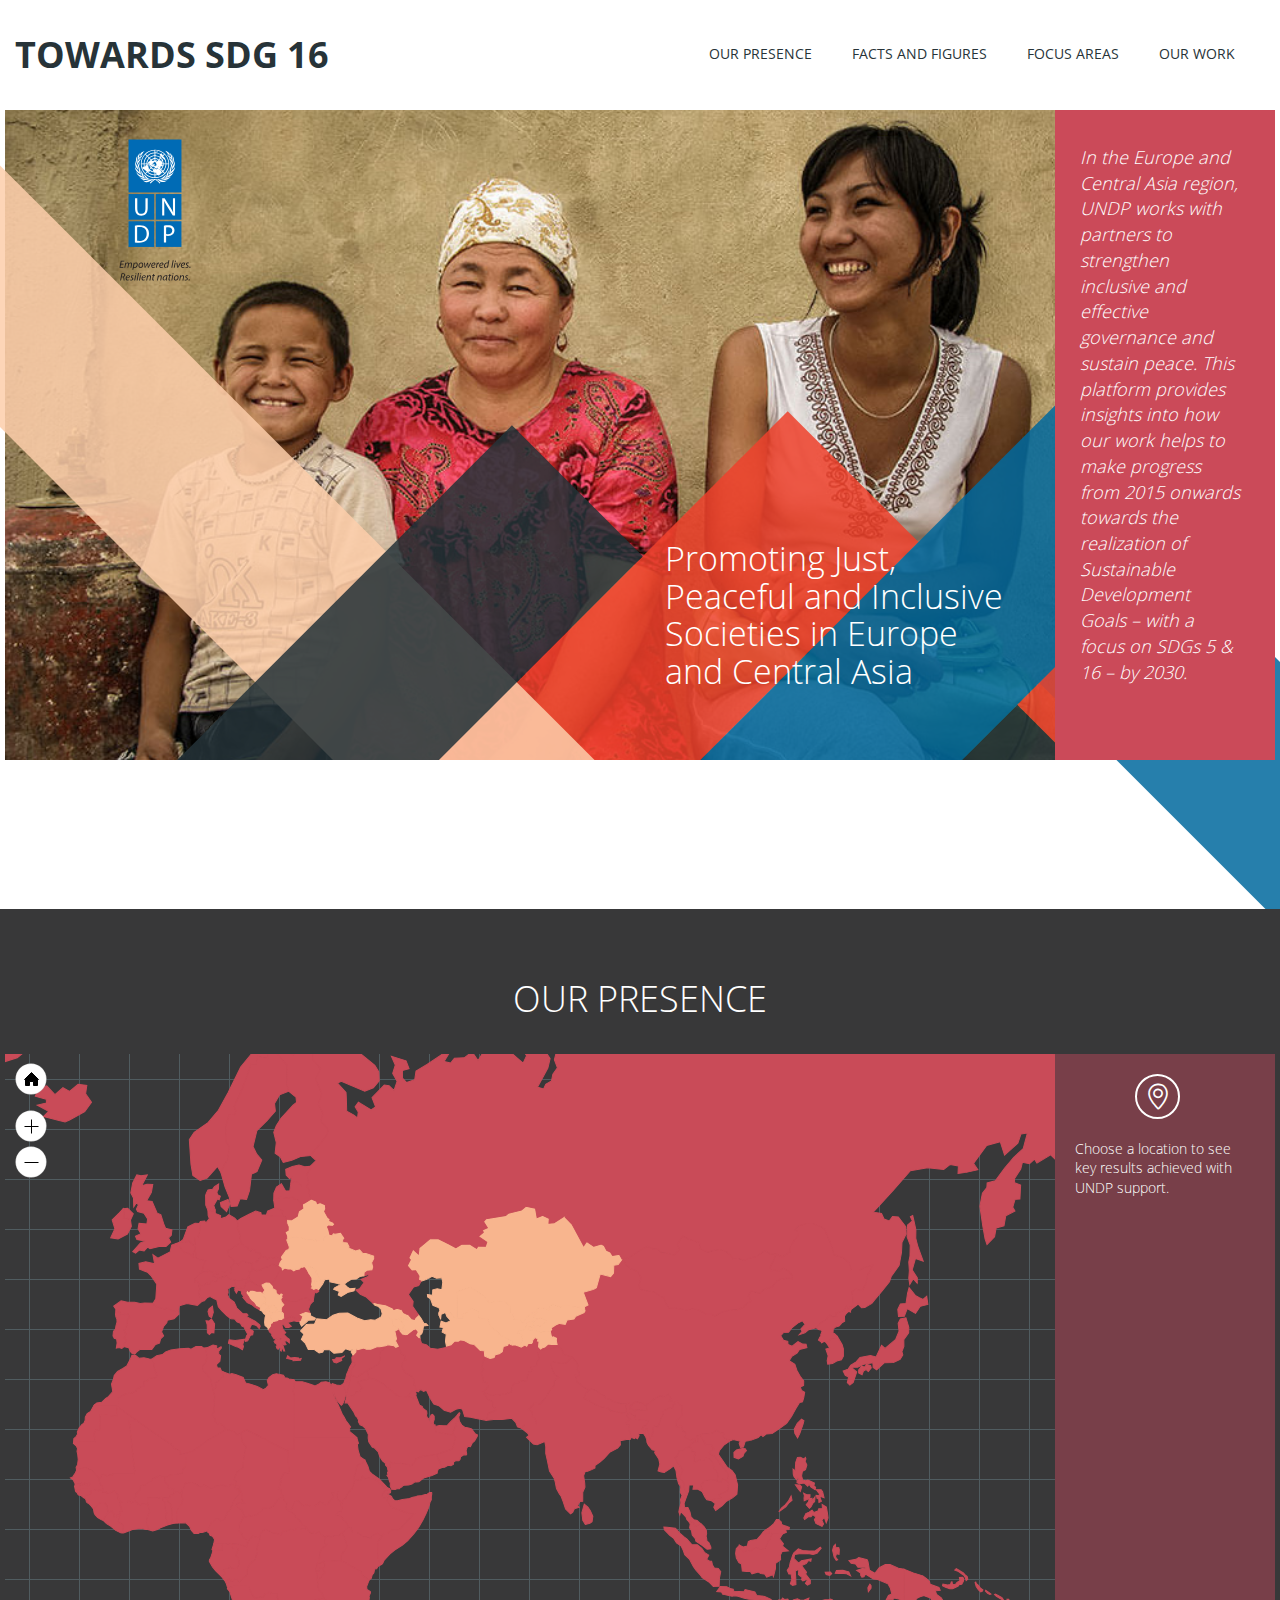
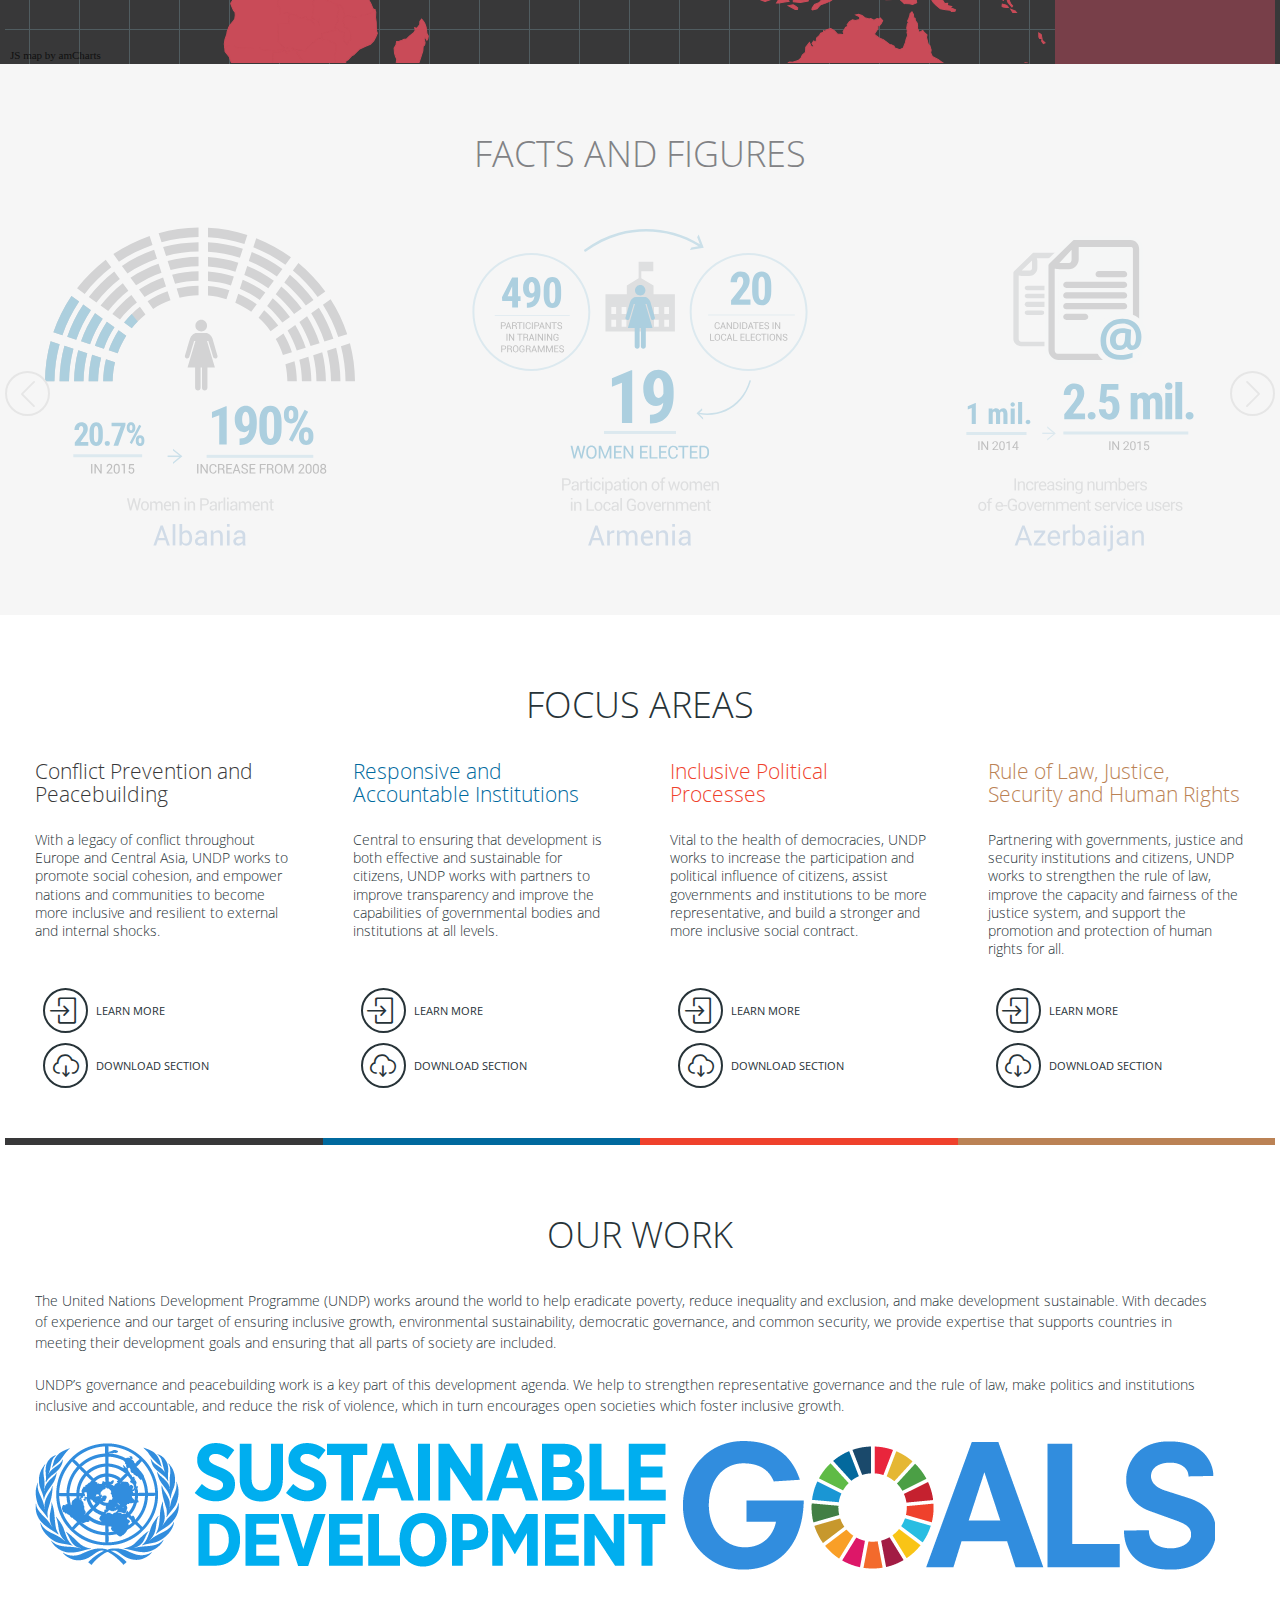
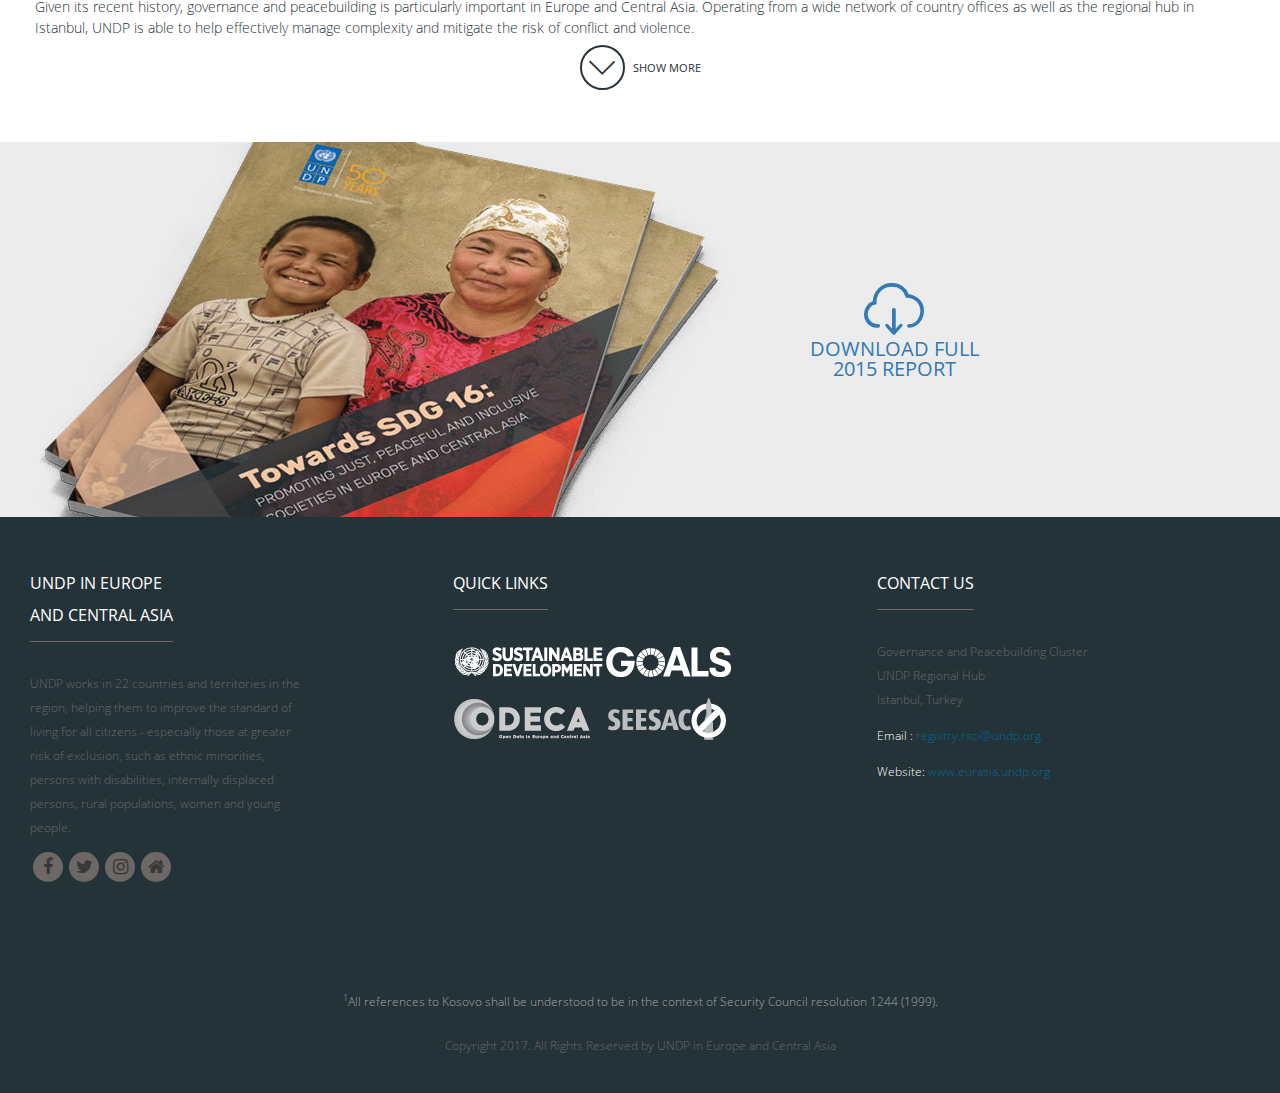
<file: index.html>
﻿<!DOCTYPE html>
<html>
<head>
    <meta charset="utf-8">
    <meta name="viewport" content="width=device-width, initial-scale=1">
    <title>Towards SDG 16 | UNDP</title>
    <link rel="stylesheet" href="Content/bootstrap.min.css" />
    <!-- #region SwiperSlider -->
    <link rel="stylesheet" href="Content/swiper-slider/swiper.min.css">
    <!-- #region Styles -->
    <link href="https://fonts.googleapis.com/css?family=Open+Sans:300,400,700" rel="stylesheet">
    <link rel="stylesheet" href="Content/ammap/ammap.css">
    <!--<link rel="stylesheet" href="Content/font-awesome.min.css">-->
    <link rel="stylesheet" href="Content/font-awesome.min.css" />
    <!--<link rel="stylesheet" href="Content/simple-line-icons.css">-->
    <link rel="stylesheet" href="Content/simple-line-icons.min.css" />
    <!--<link rel="stylesheet" href="Content/normalize.css">-->
    <link rel="stylesheet" href="Content/normalize.min.css" />
    <!-- -->
    <link rel="stylesheet" href="Content/swipebox.min.css">
    <link rel="stylesheet" href="Content/undp-iconfont-style.css">
    <link rel="stylesheet" href="Content/undp-styles.min.css">
    <!-- #endregion Styles -->
</head>
<body ng-app="BasicHttpAuthExample">
    <div ng-view id="mainContainerId" ng-cloak>
    </div>

    <script src="app/allcontentdata.js"></script>
    <script src="Scripts/jquery.min.js"></script>    
    <script src="Scripts/angular.min.js"></script>
    <script src="Scripts/angular-animate.min.js"></script>
    <script src="Scripts/angular-route.min.js"></script>
    <script src="Scripts/angular-cookies.min.js"></script>
    <script src="Scripts/angular-sanitize.min.js"></script>
    <script src="Scripts/angular-touch.min.js"></script>
    <script src="Scripts/bootstrap.min.js"></script>
    <script src="Scripts/ui-bootstrap-tpls-2.5.0.min.js"></script>
    <script src="app/app.js"></script>
    <script src="modules/authentication/services.js"></script>
    <script src="modules/authentication/authentication-controller.js"></script>
    <script src="modules/home/home-controller.js"></script>
    <script src="modules/home/views/modals/gender-peace-modal-controller.js"></script>

    <!-- SCRIPTS -->
    <script src="Scripts/TweenMax.min.js"></script>
    <script src="Scripts/ScrollMagic.min.js"></script>
    <script src="Scripts/plugins/animation.gsap.min.js"></script>
    <script src="Scripts/plugins/jquery.swipebox.min.js"></script>
    <!-- #region AMCharts Maps -->
    <script src="Scripts/ammap/ammap.js"></script>
    <script src="Scripts/ammap/maps/worldLow.js"></script>
    <!-- #endregion AMCharts Maps -->
    <!-- #region SwiperSlider -->
    <script src="Scripts/swiper-slider/swiper.min.js"></script>
</body>
</html>
</file>
<file: Content/ammap/ammap.css>
.ammapAlert
{
    display:table-cell;
    vertical-align:middle;
    text-align:center;
    font-family:verdana,helvetica,arial,sans-serif;
    font-size:12px;
    color:#CC0000;
}

.ammapDescriptionWindow
{
   font-size:11px;
   font-family:verdana,helvetica,arial,sans-serif;
   background-color:#FFFFFF;
   border-style:solid;
   border-color:#DADADA;
   border-width:1px;
   color:#000000;
   padding:8px;
   -webkit-box-sizing: border-box;
   -moz-box-sizing: border-box;
   box-sizing: border-box;
}

.ammapDescriptionTitle
{
   font-size:12px;
   font-weight:bold;
   font-family:verdana,helvetica,arial,sans-serif;
   padding-bottom:5px;
}

.ammapDescriptionWindowCloseButton
{

}

.ammapObjectList ul
{
    padding-left:20px;
    list-style:square outside;
    color:#999999;
    font-family:verdana,helvetica,arial,sans-serif;
    font-size: 12px;
}

.ammapObjectList ul ul
{
    padding-left:14px;
}

.ammapObjectList a
{
    color:#000000;
}

.ammapObjectList a
{
    color:#000000;
    text-decoration:none;
    display:block;
    padding:2px;
}

.ammapObjectList a:hover
{
    color:#CC0000;
    text-decoration:none;
    background:#FFFFFF;
    cursor:pointer;
    display:block;
}

.ammapDescriptionText
{
	overflow: auto;
}


.amChartsPlotArea
{

}
</file>
<file: Content/undp-iconfont-style.css>
@font-face {
  font-family: 'undp-iconfont';
  src:  url('../fonts/undp-iconfont.eot?obx4s8');
  src:  url('../fonts/undp-iconfont.eot?obx4s8#iefix') format('embedded-opentype'),
    url('../fonts/undp-iconfont.ttf?obx4s8') format('truetype'),
    url('../fonts/undp-iconfont.woff?obx4s8') format('woff'),
    url('../fonts/undp-iconfont.svg?obx4s8#undp-iconfont') format('svg');
  font-weight: normal;
  font-style: normal;
}

.xn {
  /* use !important to prevent issues with browser extensions that change fonts */
  font-family: 'undp-iconfont' !important;
  speak: none;
  font-style: normal;
  font-weight: normal;
  font-variant: normal;
  text-transform: none;
  line-height: 1;

  /* Better Font Rendering =========== */
  -webkit-font-smoothing: antialiased;
  -moz-osx-font-smoothing: grayscale;
}

.xn-peace-dove:before {
  content: "\e900";
}
.xn-four-puzzle:before {
  content: "\e901";
}
.xn-community-connection:before {
  content: "\e902";
}
.xn-constructive-dialogue:before {
  content: "\e903";
}
.xn-computer-network:before {
  content: "\e904";
}
.xn-joint-programme:before {
  content: "\e905";
}
.xn-people-dialogue:before {
  content: "\e906";
}
.xn-people-group:before {
  content: "\e907";
}
.xn-document-magnify:before {
  content: "\e908";
}
.xn-piggy-bank:before {
  content: "\e909";
}
.xn-desktop-monitor:before {
  content: "\e90a";
}
.xn-government:before {
  content: "\e90b";
}
.xn-anti-corruption-shield:before {
  content: "\e90c";
}
.xn-handshake:before {
  content: "\e90d";
}
.xn-staff-training:before {
  content: "\e90e";
}
.xn-disability-person:before {
  content: "\e90f";
}
.xn-innovation-bubble:before {
  content: "\e910";
}
.xn-family:before {
  content: "\e911";
}
.xn-action-plan:before {
  content: "\e912";
}
.xn-public-speaker:before {
  content: "\e913";
}
.xn-multi-document-magnify:before {
  content: "\e914";
}
.xn-voting-box:before {
  content: "\e915";
}
.xn-voters-men-women:before {
  content: "\e916";
}
.xn-government-speaker:before {
  content: "\e917";
}
.xn-voters-two-women:before {
  content: "\e918";
}
.xn-person-protesting:before {
  content: "\e919";
}
.xn-women-elected:before {
  content: "\e91a";
}
.xn-women-candidate:before {
  content: "\e91b";
}
.xn-women-speaker:before {
  content: "\e91c";
}
.xn-strategic-plan:before {
  content: "\e91d";
}
.xn-declaration-document:before {
  content: "\e91e";
}
.xn-document-checked:before {
  content: "\e91f";
}
.xn-human-rights-strategy:before {
  content: "\e920";
}
.xn-sos-phone:before {
  content: "\e921";
}
.xn-legal-hammer:before {
  content: "\e922";
}
.xn-legal-scale:before {
  content: "\e923";
}
.xn-legal-aid:before {
  content: "\e924";
}
.xn-two-bullets:before {
  content: "\e925";
}
.xn-no-bullets:before {
  content: "\e926";
}
.xn-men-women:before {
  content: "\e927";
}
.xn-passport:before {
  content: "\e928";
}
.xn-mountains:before {
  content: "\e929";
}
.xn-fiscal-system:before {
  content: "\e92a";
}
.xn-gender-equality:before {
  content: "\e92b";
}
.xn-peace-justice:before {
  content: "\e92c";
}
.xn-quote-up:before {
  content: "\e92d";
}
.xn-quote-down:before {
  content: "\e92e";
}
</file>
<file: Content/swipebox.min.css>
/*! Swipebox v1.3.0 | Constantin Saguin csag.co | MIT License | github.com/brutaldesign/swipebox */html.swipebox-html.swipebox-touch{overflow:hidden!important}#swipebox-overlay img{border:none!important}#swipebox-overlay{width:100%;height:100%;position:fixed;top:0;left:0;z-index:99999!important;overflow:hidden;-webkit-user-select:none;-moz-user-select:none;-ms-user-select:none;user-select:none}#swipebox-container{position:relative;width:100%;height:100%}#swipebox-slider{-webkit-transition:-webkit-transform .4s ease;transition:transform .4s ease;height:100%;left:0;top:0;width:100%;white-space:nowrap;position:absolute;display:none;cursor:pointer}#swipebox-slider .slide{height:100%;width:100%;line-height:1px;text-align:center;display:inline-block}#swipebox-slider .slide:before{content:"";display:inline-block;height:50%;width:1px;margin-right:-1px}#swipebox-slider .slide .swipebox-inline-container,#swipebox-slider .slide .swipebox-video-container,#swipebox-slider .slide img{display:inline-block;max-height:100%;max-width:100%;margin:0;padding:0;width:auto;height:auto;vertical-align:middle}#swipebox-slider .slide .swipebox-video-container{background:0 0;max-width:1140px;max-height:100%;width:100%;padding:5%;-webkit-box-sizing:border-box;box-sizing:border-box}#swipebox-slider .slide .swipebox-video-container .swipebox-video{width:100%;height:0;padding-bottom:56.25%;overflow:hidden;position:relative}#swipebox-slider .slide .swipebox-video-container .swipebox-video iframe{width:100%!important;height:100%!important;position:absolute;top:0;left:0}#swipebox-slider .slide-loading{background:url(swipebox-img/loader.gif) center center no-repeat}#swipebox-bottom-bar,#swipebox-top-bar{-webkit-transition:.5s;transition:.5s;position:absolute;left:0;z-index:999;height:50px;width:100%}#swipebox-bottom-bar{bottom:-50px}#swipebox-bottom-bar.visible-bars{-webkit-transform:translate3d(0,-50px,0);transform:translate3d(0,-50px,0)}#swipebox-top-bar{top:-50px}#swipebox-top-bar.visible-bars{-webkit-transform:translate3d(0,50px,0);transform:translate3d(0,50px,0)}#swipebox-title{display:block;width:100%;text-align:center}#swipebox-close,#swipebox-next,#swipebox-prev{background-image:url(swipebox-img/icons.png);background-repeat:no-repeat;border:none!important;text-decoration:none!important;cursor:pointer;width:50px;height:50px;top:0}#swipebox-arrows{display:block;margin:0 auto;width:100%;height:50px}#swipebox-prev{background-position:-32px 13px;float:left}#swipebox-next{background-position:-78px 13px;float:right}#swipebox-close{top:0;right:0;position:absolute;z-index:9999;background-position:15px 12px}.swipebox-no-close-button #swipebox-close{display:none}#swipebox-next.disabled,#swipebox-prev.disabled{opacity:.3}.swipebox-no-touch #swipebox-overlay.rightSpring #swipebox-slider{-webkit-animation:rightSpring .3s;animation:rightSpring .3s}.swipebox-no-touch #swipebox-overlay.leftSpring #swipebox-slider{-webkit-animation:leftSpring .3s;animation:leftSpring .3s}.swipebox-touch #swipebox-container:after,.swipebox-touch #swipebox-container:before{-webkit-backface-visibility:hidden;backface-visibility:hidden;-webkit-transition:all .3s ease;transition:all .3s ease;content:' ';position:absolute;z-index:999;top:0;height:100%;width:20px;opacity:0}.swipebox-touch #swipebox-container:before{left:0;-webkit-box-shadow:inset 10px 0 10px -8px #656565;box-shadow:inset 10px 0 10px -8px #656565}.swipebox-touch #swipebox-container:after{right:0;-webkit-box-shadow:inset -10px 0 10px -8px #656565;box-shadow:inset -10px 0 10px -8px #656565}.swipebox-touch #swipebox-overlay.leftSpringTouch #swipebox-container:before,.swipebox-touch #swipebox-overlay.rightSpringTouch #swipebox-container:after{opacity:1}@-webkit-keyframes rightSpring{0%{left:0}50%{left:-30px}100%{left:0}}@keyframes rightSpring{0%{left:0}50%{left:-30px}100%{left:0}}@-webkit-keyframes leftSpring{0%{left:0}50%{left:30px}100%{left:0}}@keyframes leftSpring{0%{left:0}50%{left:30px}100%{left:0}}@media screen and (min-width:800px){#swipebox-close{right:10px}#swipebox-arrows{width:92%;max-width:800px}}#swipebox-overlay{background:#0d0d0d}#swipebox-bottom-bar,#swipebox-top-bar{text-shadow:1px 1px 1px #000;background:#000;opacity:.95}#swipebox-top-bar{color:#fff!important;font-size:15px;line-height:43px;font-family:Helvetica,Arial,sans-serif}
</file>
<file: Content/undp-styles.min.css>
﻿@font-face{font-family:'Open-Sans-Light';src:url('../fonts/OpenSans-Light.eot');src:url('../fonts/OpenSans-Light.eot?#iefix') format('embedded-opentype'),url('../fonts/OpenSans-Light.woff') format('woff'),url('../fonts/OpenSans-Light.ttf') format('truetype'),url('../fonts/OpenSans-Light.svg#OpenSansBold') format('svg');font-weight:bold;font-style:normal}@font-face{font-family:'Open-Sans-Regular';src:url('../fonts/OpenSans.eot');src:url('../fonts/OpenSans.eot?#iefix') format('embedded-opentype'),url('../fonts/OpenSans.woff') format('woff'),url('../fonts/OpenSans.ttf') format('truetype'),url('../fonts/OpenSans.svg#OpenSansBold') format('svg');font-weight:bold;font-style:normal}@font-face{font-family:'Open-Sans-Bold';src:url('../fonts/OpenSans-Bold.eot');src:url('../fonts/OpenSans-Bold.eot?#iefix') format('embedded-opentype'),url('../fonts/OpenSans-Bold.woff') format('woff'),url('../fonts/OpenSans-Bold.ttf') format('truetype'),url('../fonts/OpenSans-Bold.svg#OpenSansBold') format('svg');font-weight:bold;font-style:normal}.c-txxt{font-family:'Open Sans',sans-serif;line-height:1.3}.c-11-400{font-size:11px}.c-14-400{font-size:14px}.c-16-400{font-size:16px}.c-16-700{font-size:16px;font-family:'Open-Sans-Bold',sans-serif}.c-18-400{font-size:18px}.c-21-400{font-size:21px}.c-24-400{font-size:24px}.c-26-400{font-size:26px}.c-28-400{font-size:28px}.c-24-700{font-size:24px;font-family:'Open-Sans-Bold',sans-serif}.c-32-400{font-size:32px}.c-34-400{font-size:34px}.c-42-400{font-size:42px}.c-txxt-upper{text-transform:uppercase}.c-white-color{color:#fff}.c-blue-color{color:#00699e}.c-peach-color{color:#bb8255}.c-light-coral-color{color:#f68786}.c-sienna-color{color:#f2605f}.c-blue-background{background-color:#00699e}.c-gray-background{background-color:#f5f5f5}.c-peach-light-background{background-color:#fff}.c-white-smoke-background{background-color:#f6f6f6}.c-zircon-background{background-color:#eceded}.c-forget-me-not-background{background-color:#fef1e1}.c-melon-background{background-color:#fabea7}.c-light-steel-blue-background{background-color:#b7c7df}.c-black-background{background-color:#383839}.c-footer-background{background-color:#243338}.c-download-full-report-background{background-color:#ececec}html,body{width:100%;font-family:'Open-Sans-Light',sans-serif;color:#273338;line-height:1}object{pointer-events:none}h1,h2,h3,h4,h5,h6,p,a{margin:0;padding:0}img{width:100%;height:auto}b,strong{font-family:'Open-Sans-Bold',sans-serif}[ng\:cloak],[ng-cloak],[data-ng-cloak],[x-ng-cloak],.ng-cloak,.x-ng-cloak{display:none !important}.c-table{display:table;width:100%;height:100%}.c-cell{display:table-cell;width:100%;height:100%;vertical-align:top}.c-table-as-button{display:table;width:100%;height:100%}.c-table-as-button .c-cell{display:table-cell;width:100%;height:100%}.c-align-center{text-align:center}.c-align-left{text-align:left}.c-align-right{text-align:right}.c-valign-middle{vertical-align:middle}.c-w-1perc{width:1%}.c-w-50perc{width:50%}.c-w-100{width:100%}.c-max-240{display:block;max-height:240px !important;overflow-y:hidden !important}.c-max-h-300{display:inline-block;max-height:300px !important;overflow-y:hidden !important}.c-max-h-420{display:inline-block;max-height:420px !important;overflow-y:hidden !important}.c-max-h-430{display:inline-block;max-height:430px !important;overflow-y:hidden !important}.c-max-h-440{display:inline-block;max-height:440px !important;overflow-y:hidden !important}.c-max-h-470{display:inline-block;max-height:470px !important;overflow-y:hidden !important}.c-max-h-669{display:inline-block;max-height:669px !important;overflow-y:hidden !important}.c-max-h-700{display:inline-block;max-height:700px !important;overflow-y:hidden !important}.c-max-h-815{display:inline-block;max-height:815px !important;overflow-y:hidden !important}.c-max-h-315-scrl{display:inline-block;max-height:315px !important;overflow-y:auto !important}.c-min-w-500{min-width:500px}.c-min-w-450{min-width:450px}.c-min-w-400{min-width:400px}.c-wide-popup{min-width:360px;word-break:break-all}.c-wide-popup .popover-content{word-break:break-all}.c-p-top-30{padding-top:30px}.c-p-bottom-40{padding-bottom:40px}.c-p-bottom-40-force{padding-bottom:40px !important}.c-p-bottom-50{padding-bottom:50px}.c-p-bottom-90{padding-bottom:90px}.c-p-left-15{padding-left:15px}.c-p-10{padding:10px}.c-clear-ul-padding{padding-left:15px;margin:0}.c-m-top-40{margin-top:40px !important}.c-m-bottom-30{margin-bottom:30px !important}.c-m-clear{margin:0 !important}.c-wide-wrap{text-align:center;display:block;width:100%;line-height:0;box-sizing:content-box;overflow:hidden}.c-wide-wrap.c-black-line-top{border-top:7px solid #383839}.c-wide-wrap.c-blue-line-top{border-top:7px solid #00699e}.c-wide-wrap.c-red-line-top{border-top:7px solid #ef412c}.c-wide-wrap.c-peach-line-top{border-top:7px solid #bb8255}@media only screen and (min-width:1px){.c-wide-wrap.c-show-when-xs{display:block}.c-wide-wrap.c-show-when-lg{display:none}}@media only screen and (min-width:992px){.c-wide-wrap.c-show-when-xs{display:none}.c-wide-wrap.c-show-when-lg{display:block}}.c-wide-wrap.c-has-cover-stripes{overflow:hidden !important}@media only screen and (min-width:1px) and (max-width:575px){.c-wide-wrap.c-has-cover-stripes{padding-top:110px}}@media only screen and (min-width:576px) and (max-width:767px){.c-wide-wrap.c-has-cover-stripes{padding-top:110px}}@media only screen and (min-width:768px) and (max-width:991px){.c-wide-wrap.c-has-cover-stripes{padding-top:110px}}@media only screen and (min-width:992px){.c-wide-wrap.c-has-cover-stripes{padding-top:110px}}.c-container{max-width:1270px;display:inline-block;width:100%;position:relative;line-height:1}.c-hide-this{visibility:hidden}.c-bttn{display:inline-block;margin:0;border:none;box-shadow:none;text-transform:uppercase;text-decoration:none;font-size:11px;white-space:nowrap;background-color:none;background:none;cursor:pointer;font-family:'Open-Sans-Regular',sans-serif}.c-bttn:hover{text-decoration:none}.c-bttn.c-bttn-combo{padding:5px 8px;background-color:none;color:#273338}.c-bttn.c-bttn-combo span{position:relative;top:-7px;margin-left:5px}.c-bttn.c-bttn-combo .c-circle-icon-box{border-color:#273338;color:#273338;text-align:center}.c-bttn.c-bttn-combo:hover{color:#00699e}.c-bttn.c-bttn-combo:hover .c-circle-icon-box{border-color:#00699e;color:#00699e}.c-bttn.c-bttn-combo.c-bttn-blue{background-color:#00699e;color:#fff}.c-bttn.c-bttn-combo.c-bttn-blue .c-circle-icon-box{border-color:#fff}.c-bttn.c-bttn-combo.c-bttn-blue .c-circle-icon-box .c-ico{color:#fff}.c-bttn.c-bttn-combo.c-bttn-blue:hover{color:#783f49}.c-bttn.c-bttn-combo.c-bttn-blue:hover .c-ico{color:#783f49}.c-bttn.c-bttn-combo.c-bttn-blue:hover .c-circle-icon-box{border-color:#783f49}.c-bttn.c-bttn-combo.c-bttn-blue:hover .c-circle-icon-box .c-ico{color:#783f49}.c-bttn.c-bttn-combo.c-bttn-black{background-color:#383839;color:#fff}.c-bttn.c-bttn-combo.c-bttn-black .c-circle-icon-box{border-color:#fff}.c-bttn.c-bttn-combo.c-bttn-black .c-circle-icon-box .c-ico{color:#fff}.c-bttn.c-bttn-combo.c-bttn-black:hover{background-color:#454546;color:#fff}.c-bttn .c-ico{font-size:32px}.c-circle-icon-box{display:inline-block;width:45px;height:45px;border-radius:50%;border:2px solid #fff;color:#fff;text-align:center}.c-circle-icon-box .c-ico{font-size:26px;line-height:42px}.c-circle-icon-box .c-ico.icon-login{position:relative;left:-3px}.c-read-more-feather-button{display:block;position:absolute;bottom:-30px;width:100%;height:80px;color:#fff;text-align:center;vertical-align:middle;cursor:pointer;z-index:999;padding-top:20px;background:-moz-linear-gradient(top,rgba(56,56,57,0) 0%,rgba(56,56,57,0) 10%,#383839 26%,#383839 100%);background:-webkit-linear-gradient(top,rgba(56,56,57,0) 0%,rgba(56,56,57,0) 10%,#383839 26%,#383839 100%);background:linear-gradient(to bottom,rgba(56,56,57,0) 0%,rgba(56,56,57,0) 10%,#383839 26%,#383839 100%);filter:progid:DXImageTransform.Microsoft.gradient(startColorstr='#00383839',endColorstr='#383839',GradientType=0)}.c-read-more-feather-button>span{font-size:12px;display:inline-block;padding:3px 20px;background-color:#00699e;color:#fff;border-radius:2px;position:absolute;top:50%;left:50%;-webkit-transform:translate(-50%,-50%);-ms-transform:translate(-50%,-50%);transform:translate(-50%,-50%)}.c-read-more-feather-button>span .c-ico{position:relative;top:2px}.c-read-more-feather-button:hover>span{background-color:#005885;color:#fff}.c-read-more-feather-button.c-blue-version{background:-moz-linear-gradient(top,rgba(0,105,158,0) 0%,rgba(0,105,158,0) 10%,#00699e 26%,#00699e 100%);background:-webkit-linear-gradient(top,rgba(0,105,158,0) 0%,rgba(0,105,158,0) 10%,#00699e 26%,#00699e 100%);background:linear-gradient(to bottom,rgba(0,105,158,0) 0%,rgba(0,105,158,0) 10%,#00699e 26%,#00699e 100%);filter:progid:DXImageTransform.Microsoft.gradient(startColorstr='#0000699e',endColorstr='#00699e',GradientType=0)}.c-read-more-feather-button.c-blue-version>span{background-color:#00699e}.c-read-more-feather-button.c-blue-version:hover>span{background-color:#005885;color:#fff}.c-read-more-feather-button.c-white-version{bottom:20px;background:-moz-linear-gradient(top,rgba(255,255,255,0) 0%,rgba(255,255,255,0) 30%,#fff 74%,#fff 100%);background:-webkit-linear-gradient(top,rgba(255,255,255,0) 0%,rgba(255,255,255,0) 30%,#fff 74%,#fff 100%);background:linear-gradient(to bottom,rgba(255,255,255,0) 0%,rgba(255,255,255,0) 30%,#fff 74%,#fff 100%);filter:progid:DXImageTransform.Microsoft.gradient(startColorstr='#0000699e',endColorstr='#00699e',GradientType=0)}.c-read-more-feather-button.c-white-version>span{background-color:#00699e}.c-read-more-feather-button.c-white-version:hover>span{background-color:#005885;color:#fff}.c-read-more-feather-button.c-white-version .c-bttn-combo{position:relative !important;color:#273338}.c-read-more-feather-button.c-white-version .c-bttn-combo .c-circle-icon-box{color:#273338;border-color:#273338}.c-read-more-feather-button.c-white-version .c-bttn-combo .c-circle-icon-box .c-ico{color:#273338}.c-read-more-feather-button.c-white-version .c-bttn-combo:hover{color:#00699e}.c-read-more-feather-button.c-white-version .c-bttn-combo:hover .c-circle-icon-box{color:#00699e;border-color:#00699e}.c-read-more-feather-button.c-white-version .c-bttn-combo:hover .c-circle-icon-box .c-ico{color:#00699e}.c-read-more-feather-button .c-bttn-combo{position:relative !important;color:#fff}.c-read-more-feather-button .c-bttn-combo .c-circle-icon-box{color:#fff;border-color:#fff}.c-read-more-feather-button .c-bttn-combo .c-circle-icon-box .c-ico{color:#fff}.c-read-more-feather-button .c-bttn-combo:hover{color:#00699e}.c-read-more-feather-button .c-bttn-combo:hover .c-circle-icon-box{color:#00699e;border-color:#00699e}.c-read-more-feather-button .c-bttn-combo:hover .c-circle-icon-box .c-ico{color:#00699e}.c-read-more-feather-button.c-antrfile-box{bottom:-150px}.c-read-more-feather-button.c-bottom-0{bottom:0}.c-read-more-feather-button.c-relative{position:relative;bottom:0}.c-has-dropdown-subnav{display:block;position:relative;width:100%;font-size:14px}.c-has-dropdown-subnav .c-selected-item{display:block;width:100%;position:relative;height:40px;padding:0 15px;color:#00699e}.c-has-dropdown-subnav .c-selected-item .c-has-text{display:block;position:absolute;top:5px;right:45px;bottom:5px;left:15px;overflow:hidden;white-space:nowrap;text-overflow:ellipsis;line-height:30px}.c-has-dropdown-subnav .c-selected-item .c-has-icon{display:block;position:absolute;right:0;top:0;bottom:0;padding:10px;line-height:24px}.c-has-dropdown-subnav .c-dropdown-btn-group{padding:0;width:100%}.c-has-dropdown-subnav .c-dropdown-btn-group .btn{padding:0;display:block;width:100%;position:relative;height:40px;text-align:left;border-radius:0;border:none;background-color:none;background:none;color:#00699e;font-size:12px}.c-has-dropdown-subnav .c-dropdown-btn-group .btn .c-has-text{display:block;position:absolute;top:5px;right:45px;bottom:5px;left:15px;overflow:hidden;white-space:nowrap;text-overflow:ellipsis;line-height:30px}.c-has-dropdown-subnav .c-dropdown-btn-group .btn .c-has-icon{display:block;position:absolute;right:0;top:0;bottom:0;padding:10px;line-height:24px}.c-has-dropdown-subnav .c-dropdown-btn-group .dropdown-menu{max-height:160px;overflow-x:hidden;overflow-y:auto;width:100%;border-radius:0;padding:0}.c-has-dropdown-subnav .c-dropdown-btn-group .dropdown-menu>li{display:block;overflow:hidden;position:relative;width:100%;height:40px;border-top:1px solid #839da8}.c-has-dropdown-subnav .c-dropdown-btn-group .dropdown-menu>li>a{padding:0;text-decoration:none;display:block;position:absolute;top:5px;right:15px;bottom:5px;left:15px;overflow:hidden;white-space:nowrap;text-overflow:ellipsis;line-height:30px;font-size:12px}.c-has-dropdown-subnav .c-dropdown-btn-group .dropdown-menu>li:last-child{border-bottom:1px solid #839da8;margin-bottom:25px}.c-has-dropdown-subnav .c-dropdown-btn-group .dropdown-menu>li:hover{background-color:#00699e;color:#fff}.c-has-dropdown-subnav .c-dropdown-btn-group .dropdown-menu>li:hover>a{color:#fff;background-color:none;background:none}.c-has-dropdown-subnav .c-dropdown-list{list-style-type:none;margin:0;padding:0;display:block;width:100%;color:#273338;background-color:#fff;position:absolute;top:100%;z-index:99999999;max-height:160px;overflow-x:hidden;overflow-y:auto;-webkit-box-shadow:0 10px 12px 0 rgba(0,0,0,.4);-moz-box-shadow:0 10px 12px 0 rgba(0,0,0,.4);box-shadow:0 10px 12px 0 rgba(0,0,0,.4)}.c-has-dropdown-subnav .c-dropdown-list>li{cursor:pointer;display:block;overflow:hidden;position:relative;width:100%;height:40px;border-top:1px solid #839da8}.c-has-dropdown-subnav .c-dropdown-list>li>a{text-decoration:none;display:block;position:absolute;top:5px;right:15px;bottom:5px;left:15px;overflow:hidden;white-space:nowrap;text-overflow:ellipsis;line-height:30px}.c-has-dropdown-subnav .c-dropdown-list>li:last-child{border-bottom:1px solid #839da8;margin-bottom:25px}.c-has-dropdown-subnav .c-dropdown-list>li:hover{background-color:#00699e;color:#fff}.c-has-dropdown-subnav .c-dropdown-list>li:hover>a{color:#fff}.c-has-dropdown-subnav.c-black-background{background-color:#333334}.c-dropdown-btn-group .dropdown-menu{overflow-x:hidden;overflow-y:auto;border-radius:0;padding:0}.c-dropdown-btn-group .dropdown-menu>li{cursor:pointer;border-bottom:1px solid #839da8}.c-dropdown-btn-group .dropdown-menu>li:last-child{border-bottom:none}.c-dropdown-btn-group .dropdown-menu>li>a{padding:8px 25px 8px 15px;text-align:left;position:relative}.c-dropdown-btn-group .dropdown-menu>li>a .c-ico{position:absolute;right:8px;font-size:10px;top:12px;pointer-events:none}.c-dropdown-menu-subnav{width:100%;list-style-type:none;margin:0;padding:0;background-color:none;display:inline-block;background-color:#f5f5f5}.c-dropdown-menu-subnav.c-max-h-300{overflow-y:auto !important}.c-dropdown-menu-subnav>li{cursor:pointer;display:block;border-bottom:1px solid #dde4e7}.c-dropdown-menu-subnav>li:last-child{border-bottom:none}.c-dropdown-menu-subnav>li>a{display:block;text-align:left;padding:8px 15px;text-decoration:none}.c-horizontal-list{list-style-type:none;margin:0;padding:0;overflow:hidden;background-color:none;display:inline-block}.c-horizontal-list>li{float:left;cursor:pointer}.c-horizontal-list>li>a{display:block;text-align:center;padding:5px 8px;text-decoration:none}.c-horizontal-list.c-social-medial-links-list>li{float:left;cursor:pointer;padding:0 3px}.c-horizontal-list.c-social-medial-links-list>li>a{display:inline-block;width:30px;height:30px;border-radius:50%;background:#6b6865;color:#383839;text-align:center;padding:0;text-decoration:none}.c-horizontal-list.c-social-medial-links-list>li>a .fa{font-size:18px;line-height:1.7}.c-horizontal-list.c-social-medial-links-list>li>a:hover{background:#9e9b98;color:#fff}.c-horizontal-list.c-social-medial-links-list>li>a.c-icon-bttn-facebook:hover{background:#3b5998;color:#fff}.c-horizontal-list.c-social-medial-links-list>li>a.c-icon-bttn-twitter:hover{background:#00aced;color:#fff}.c-horizontal-list.c-social-medial-links-list>li>a.c-icon-bttn-instagram:hover{background:#517fa4;color:#fff}.c-horizontal-list.c-top-nav-menu{color:#273338;font-family:'Open-Sans-Regular',sans-serif}.c-horizontal-list.c-top-nav-menu>li>a{padding:5px 20px;color:#273338;font-size:14px}.c-horizontal-list.c-top-nav-menu>li:hover:not(.c-active)>a{color:#006bb6}.c-horizontal-list.c-top-nav-menu>li.c-active>a{color:#006bb6}.c-vertical-list{list-style-type:none;margin:0;padding:0;background-color:none;display:inline-block}.c-vertical-list>li{cursor:pointer;display:block}.c-vertical-list>li>a{display:block;text-align:left;padding:5px 8px;text-decoration:none}.c-vertical-list.c-expandable-nav>li>a{display:block;text-align:left;padding:10px 8px;text-decoration:none;font-size:24px}.c-vertical-list.c-expandable-nav>li.c-has-subnavigation{background:none !important}.c-vertical-list.c-expandable-nav>li.c-has-subnavigation .c-subnavigation-list{list-style-type:none;margin:0;padding:0;background-color:none;display:inline-block}.c-vertical-list.c-expandable-nav>li.c-has-subnavigation .c-subnavigation-list li a{display:block;text-align:left;padding:5px 8px;text-decoration:none;font-size:12px;font-weight:normal !important;color:rgba(255,255,255,.5)}.c-vertical-list.c-expandable-nav>li.c-has-subnavigation .c-subnavigation-list li:hover a{color:rgba(255,255,255,.7)}.c-vertical-list.c-expandable-nav>li.c-has-subnavigation .c-subnavigation-list li.c-active a{color:#fff}.c-vertical-list.c-expandable-nav.c-blue-background>li>a{background-color:#00699e;color:#fff}.c-vertical-list.c-expandable-nav.c-blue-background>li:hover>a{background-color:#005885;color:#fff}.c-vertical-list.c-expandable-nav.c-blue-background>li.c-active>a{background-color:#005885;color:#fff}.c-vertical-list.c-expandable-nav.c-black-background>li>a{background-color:#383839;color:#fff}.c-vertical-list.c-expandable-nav.c-black-background>li:hover>a{background-color:#2b2b2c;color:#fff}.c-vertical-list.c-expandable-nav.c-black-background>li.c-active>a{background-color:#2b2b2c;color:#fff}.c-vertical-list.c-footer-nav{display:block;width:100%;border-bottom:1px solid #454546}.c-vertical-list.c-footer-nav>li{display:none}.c-vertical-list.c-footer-nav>li.c-nav-title{display:block;border-top:1px solid #454546}.c-vertical-list.c-footer-nav>li.c-nav-title>a{display:block;text-align:center;padding:20px;text-decoration:none;font-size:12px;background-color:#383839;color:#fff}.c-vertical-list.c-footer-nav>li.c-nav-title:hover>a{background-color:#2b2b2c;color:#fff}.c-vertical-list.c-footer-nav>li.c-nav-content{background-color:#303031;color:#6b6865;padding:20px;line-height:1.4}.c-vertical-list.c-footer-nav>li.c-nav-content p{margin-bottom:1em;font-size:12px}.c-vertical-list.c-footer-nav>li.c-nav-content p a{display:inline;color:#fff;margin:0;padding:0}.c-vertical-list.c-footer-subnav{display:block;width:100%;padding:0}.c-vertical-list.c-footer-subnav>li>a{display:block;text-align:center;padding:15px 0;text-decoration:none;font-size:12px;color:#6b6865}.c-vertical-list.c-footer-subnav>li:hover>a{color:#fff}.c-vertical-list.c-xs-devices{display:block;width:100%;padding:0;padding-bottom:40px}.c-vertical-list.c-xs-devices>li>a{display:block;text-align:center;padding:15px 20px;text-decoration:none;font-size:16px;color:#fff;border-top:1px solid rgba(255,255,255,.3)}.c-vertical-list.c-xs-devices>li>a.c-list-title .c-table .c-cell{text-align:center;display:table-cell}.c-vertical-list.c-xs-devices>li>a.c-list-title .c-table .c-cell.c-has-title{width:100%}.c-vertical-list.c-xs-devices>li>a.c-list-title .c-table .c-cell.c-has-arrow{width:1%}.c-vertical-list.c-xs-devices>li>a.c-list-title.c-active{color:#f2605f}.c-vertical-list.c-xs-devices>li>a.c-list-title.c-no-padding{padding:15px 0}.c-vertical-list.c-xs-devices>li:last-child>a{border-bottom:1px solid rgba(255,255,255,.3)}.c-vertical-list.c-xs-devices>li .c-item-content{display:none;padding:20px;font-size:12px;line-height:1.4}.c-vertical-list.c-xs-devices>li.c-has-subcontent{font-size:14px;text-align:left}.c-vertical-list.c-xs-devices>li.c-has-subcontent .c-text-wrapper{padding:20px 15px;overflow:auto}.c-vertical-list.c-xs-devices>li.c-has-subcontent.c-black-background{background-color:#2b2b2c}.c-vertical-list.c-xs-devices>li.c-has-subcontent.c-blue-background{background-color:#005885}.c-vertical-list.c-xs-devices>li.c-has-subcontent.c-footer-background{background-color:#202d32}.c-vertical-list.c-xs-devices.c-black-background>li>a{color:#fff;background-color:#383839;border-top:1px solid #515153}.c-vertical-list.c-xs-devices.c-black-background>li>a:hover{background-color:#454546}.c-vertical-list.c-xs-devices.c-black-background>li:last-child>a{border-bottom:1px solid #515153}.c-vertical-list.c-xs-devices.c-black-background>li .c-item-content{background-color:#2b2b2c}.c-vertical-list.c-footer-focus-areas>li{cursor:pointer;display:block;border-bottom:1px solid #515153;position:relative}.c-vertical-list.c-footer-focus-areas>li:last-child{border-bottom:none}.c-vertical-list.c-footer-focus-areas>li>a{display:block;text-align:left;padding:6px 0;text-decoration:none}.c-vertical-list.c-footer-focus-areas>li.c-active{border-bottom:1px solid #00699e}.c-vertical-list.c-footer-focus-areas>li:hover:not(.c-just-link){background-color:#3d3d3e}.c-vertical-list.c-footer-focus-areas>li.c-just-link>a:hover{color:#00699e}.c-vertical-list.c-footer-focus-areas>li .c-vertical-list{padding:5px 0;width:100%;background-color:#333334}.c-vertical-list.c-footer-focus-areas>li .c-vertical-list.c-subnav>li>a{display:block;text-align:left;padding:2px 10px;color:#fff}.c-vertical-list.c-footer-focus-areas>li .c-vertical-list.c-subnav>li:hover>a{color:#00699e}.c-vertical-list.c-footer-nav-items{display:block;width:100%;padding:0}.c-vertical-list.c-footer-nav-items>li.c-has-subcontent{font-size:14px;text-align:left;color:#fff;line-height:1.4}.c-vertical-list.c-footer-nav-items>li.c-has-subcontent .c-text-wrapper{padding:20px 15px;overflow:auto}.c-vertical-list.c-footer-nav-items>li.c-has-subcontent .c-text-wrapper .c-title{margin-bottom:10px}.c-vertical-list.c-footer-nav-items>li.c-has-subcontent .c-footer-focus-areas{width:100%}.c-vertical-list.c-footer-nav-items>li.c-has-subcontent .c-footer-focus-areas li a{padding:10px}.c-vertical-list.c-footer-nav-items>li.c-has-subcontent .c-footer-focus-areas li .c-vertical-list.c-subnav li a{text-align:center}.c-vertical-list.c-okw-xs-devices-list{background:#383839;background-color:#383839;color:#fff;width:100%}.c-vertical-list.c-okw-xs-devices-list>li>a.c-list-title{display:block;width:100%;padding:0;color:#fff;border-top:1px solid #b3b3b3}.c-vertical-list.c-okw-xs-devices-list>li>a.c-list-title .c-table{display:table;width:100%;height:100%;position:relative}.c-vertical-list.c-okw-xs-devices-list>li>a.c-list-title .c-table .c-cell{display:table-cell;width:100%;height:100%;vertical-align:middle;text-align:center;border:none;color:#fff}.c-vertical-list.c-okw-xs-devices-list>li>a.c-list-title .c-table .c-cell.c-has-title{width:100%;padding:20px 5px}.c-vertical-list.c-okw-xs-devices-list>li>a.c-list-title .c-table .c-cell.c-has-arrow{display:block;position:absolute;padding:10px 20px;min-width:55px;width:auto;top:0;bottom:0;right:0}.c-vertical-list.c-okw-xs-devices-list>li>a.c-list-title .c-table .c-cell.c-has-arrow .c-ico{position:absolute;top:50%;left:50%;-webkit-transform:translate(-50%,-50%);-ms-transform:translate(-50%,-50%);transform:translate(-50%,-50%)}.c-vertical-list.c-okw-xs-devices-list>li:last-child>a.c-list-title{border-bottom:1px solid #b3b3b3}.c-vertical-list.c-okw-xs-devices-list>li.c-has-subcontent{padding:10px 15px}.c-vertical-list.c-okw-xs-devices-list>li.c-has-subcontent .c-text-wrapper{overflow:auto}.c-copy-content{display:block;background-color:#243338;color:#6b6865;line-height:1.4;font-size:12px;padding-top:20px;text-align:center}.c-copy-content p{margin-bottom:1em}.c-header-burger-dropdown{background-color:#f5f5f6;color:#7e8082}.c-header-burger-dropdown>li{background-color:none}.c-header-burger-dropdown>li>a{font-size:16px;background-color:none;color:#7e8082}.c-header-burger-dropdown>li>a:hover{color:#000001}.c-header-burger-dropdown>li .c-dropdown-menu-subnav{background-color:none}.c-header-burger-dropdown>li .c-dropdown-menu-subnav>li{background-color:none}.c-header-burger-dropdown>li .c-dropdown-menu-subnav>li>a{background-color:none;font-size:14px;color:#7e8082}.c-header-burger-dropdown>li .c-dropdown-menu-subnav>li>a:hover{color:#000001}.c-header-burger-dropdown>li .c-dropdown-menu-subnav.c-focus-areas>li{position:relative}.c-header-burger-dropdown>li .c-dropdown-menu-subnav.c-focus-areas>li:before{content:"";display:block;width:2px;height:70%;position:absolute;left:6px;background-color:#de8277;top:50%;-webkit-transform:translate(0,-50%);-ms-transform:translate(0,-50%);transform:translate(0,-50%)}.c-header-burger-dropdown>li .c-dropdown-menu-subnav.c-focus-areas>li.c-vdash-fareas-1:before{background-color:#383839}.c-header-burger-dropdown>li .c-dropdown-menu-subnav.c-focus-areas>li.c-vdash-fareas-2:before{background-color:#00699e}.c-header-burger-dropdown>li .c-dropdown-menu-subnav.c-focus-areas>li.c-vdash-fareas-3:before{background-color:#ef412c}.c-header-burger-dropdown>li .c-dropdown-menu-subnav.c-focus-areas>li.c-vdash-fareas-4:before{background-color:#bb8255}.c-header-burger-dropdown>li .c-dropdown-menu-subnav.c-countries>li{position:relative}.c-header-burger-dropdown>li .c-dropdown-menu-subnav.c-countries>li:before{content:"";display:block;width:2px;height:70%;position:absolute;left:6px;background-color:#de8277;top:50%;-webkit-transform:translate(0,-50%);-ms-transform:translate(0,-50%);transform:translate(0,-50%)}.c-link-text{color:#00699e !important;cursor:pointer}.c-link-text:hover{color:#05abff !important}@media only screen and (min-width:992px){.c-col-1-5-lg{width:20% !important}.c-col-3-5-lg{width:60% !important}.c-col-4-5-lg{width:80% !important}}.c-stripes-wide-wrap{position:relative;z-index:0}.c-stripes-wide-wrap .c-container{position:relative;-moz-box-sizing:border-box;-webkit-box-sizing:border-box;box-sizing:border-box}@media only screen and (min-width:1px) and (max-width:575px){.c-stripes-wide-wrap .c-container{min-height:270px}}@media only screen and (min-width:576px) and (max-width:767px){.c-stripes-wide-wrap .c-container{min-height:625px;height:625px}}@media only screen and (min-width:768px) and (max-width:991px){.c-stripes-wide-wrap .c-container{min-height:590px;height:590px}}@media only screen and (min-width:992px){.c-stripes-wide-wrap .c-container{margin-bottom:149px;min-height:650px}}.c-stripes-wide-wrap .c-container .c-main-cover-background{background:url(images/cover-background-new.jpg) no-repeat center center;-webkit-background-size:cover;-moz-background-size:cover;-o-background-size:cover;background-size:cover;width:100%;display:block;position:relative;-moz-box-sizing:border-box;-webkit-box-sizing:border-box;box-sizing:border-box;background-color:#fff}.c-stripes-wide-wrap .c-container .c-main-cover-background .c-undp-logo-wrap{width:40px;position:absolute;left:20px;top:20px;z-index:2}@media only screen and (min-width:1px) and (max-width:575px){.c-stripes-wide-wrap .c-container .c-main-cover-background{height:0}}@media only screen and (min-width:576px) and (max-width:767px){.c-stripes-wide-wrap .c-container .c-main-cover-background{height:0}}@media only screen and (min-width:768px) and (max-width:991px){.c-stripes-wide-wrap .c-container .c-main-cover-background{height:0}}@media only screen and (min-width:992px){.c-stripes-wide-wrap .c-container .c-main-cover-background{height:650px}.c-stripes-wide-wrap .c-container .c-main-cover-background .c-undp-logo-wrap{width:80px;position:absolute;left:110px;top:25px;z-index:2}}.c-stripes-wide-wrap .c-container .c-main-cover-background .c-text-over-wrap{display:block;width:100%;text-align:right;overflow:auto;z-index:2;-moz-box-sizing:border-box;-webkit-box-sizing:border-box;box-sizing:border-box}@media only screen and (min-width:1px) and (max-width:575px){.c-stripes-wide-wrap .c-container .c-main-cover-background .c-text-over-wrap{min-height:70px}}@media only screen and (min-width:576px) and (max-width:767px){.c-stripes-wide-wrap .c-container .c-main-cover-background .c-text-over-wrap{min-height:325px}}@media only screen and (min-width:768px) and (max-width:991px){.c-stripes-wide-wrap .c-container .c-main-cover-background .c-text-over-wrap{min-height:470px}}@media only screen and (min-width:992px){.c-stripes-wide-wrap .c-container .c-main-cover-background .c-text-over-wrap{position:absolute;height:650px;top:0}}.c-stripes-wide-wrap .c-container .c-main-cover-background .c-text-over-wrap .c-title-over-wrap,.c-stripes-wide-wrap .c-container .c-main-cover-background .c-text-over-wrap .c-description-over-wrap{display:inline-block;height:100%;position:relative;-moz-box-sizing:border-box;-webkit-box-sizing:border-box;box-sizing:border-box}.c-stripes-wide-wrap .c-container .c-main-cover-background .c-text-over-wrap .c-title-over-wrap .c-32-400{font-size:28px}@media only screen and (min-width:1px) and (max-width:991px){.c-stripes-wide-wrap .c-container .c-main-cover-background .c-text-over-wrap .c-title-over-wrap{position:relative;display:block;width:100%;height:270px;z-index:0}.c-stripes-wide-wrap .c-container .c-main-cover-background .c-text-over-wrap .c-title-over-wrap:before{content:'';display:block;position:absolute;top:0;left:0;right:0;bottom:0;background:url(images/cover-background.jpg) no-repeat center center;-webkit-background-size:cover;-moz-background-size:cover;-o-background-size:cover;background-size:cover;z-index:-1}.c-stripes-wide-wrap .c-container .c-main-cover-background .c-text-over-wrap .c-title-over-wrap:after{content:'';display:block;width:100%;height:135px;position:absolute;bottom:0;z-index:1;background:rgba(0,0,0,0);background:-moz-linear-gradient(top,rgba(0,0,0,0) 0%,rgba(0,0,0,.5) 50%,rgba(0,0,0,.52) 52%,rgba(0,0,0,.71) 71%,#000 100%);background:-webkit-gradient(left top,left bottom,color-stop(0%,rgba(0,0,0,0)),color-stop(50%,rgba(0,0,0,.5)),color-stop(52%,rgba(0,0,0,.52)),color-stop(71%,rgba(0,0,0,.71)),color-stop(100%,#000));background:-webkit-linear-gradient(top,rgba(0,0,0,0) 0%,rgba(0,0,0,.5) 50%,rgba(0,0,0,.52) 52%,rgba(0,0,0,.71) 71%,#000 100%);background:-o-linear-gradient(top,rgba(0,0,0,0) 0%,rgba(0,0,0,.5) 50%,rgba(0,0,0,.52) 52%,rgba(0,0,0,.71) 71%,#000 100%);background:-ms-linear-gradient(top,rgba(0,0,0,0) 0%,rgba(0,0,0,.5) 50%,rgba(0,0,0,.52) 52%,rgba(0,0,0,.71) 71%,#000 100%);background:linear-gradient(to bottom,rgba(0,0,0,0) 0%,rgba(0,0,0,.5) 50%,rgba(0,0,0,.52) 52%,rgba(0,0,0,.71) 71%,#000 100%);filter:progid:DXImageTransform.Microsoft.gradient(startColorstr='#000000',endColorstr='#000000',GradientType=0)}.c-stripes-wide-wrap .c-container .c-main-cover-background .c-text-over-wrap .c-title-over-wrap h1,.c-stripes-wide-wrap .c-container .c-main-cover-background .c-text-over-wrap .c-title-over-wrap h2,.c-stripes-wide-wrap .c-container .c-main-cover-background .c-text-over-wrap .c-title-over-wrap h3,.c-stripes-wide-wrap .c-container .c-main-cover-background .c-text-over-wrap .c-title-over-wrap h4,.c-stripes-wide-wrap .c-container .c-main-cover-background .c-text-over-wrap .c-title-over-wrap h5,.c-stripes-wide-wrap .c-container .c-main-cover-background .c-text-over-wrap .c-title-over-wrap h6,.c-stripes-wide-wrap .c-container .c-main-cover-background .c-text-over-wrap .c-title-over-wrap p{z-index:5;color:#fff}.c-stripes-wide-wrap .c-container .c-main-cover-background .c-text-over-wrap .c-title-over-wrap h1{font-size:38px}.c-stripes-wide-wrap .c-container .c-main-cover-background .c-text-over-wrap .c-title-over-wrap h2{font-size:16px;line-height:1.3}.c-stripes-wide-wrap .c-container .c-main-cover-background .c-text-over-wrap .c-title-over-wrap .c-text-content{display:block;position:absolute;bottom:0;padding:20px;z-index:2;text-align:left}}@media only screen and (min-width:992px){.c-stripes-wide-wrap .c-container .c-main-cover-background .c-text-over-wrap .c-title-over-wrap{position:absolute;bottom:0;right:190px;height:auto;max-width:420px;text-align:left;padding-right:80px;padding-bottom:70px;color:#fff}.c-stripes-wide-wrap .c-container .c-main-cover-background .c-text-over-wrap .c-title-over-wrap .c-32-400{font-size:36px}.c-stripes-wide-wrap .c-container .c-main-cover-background .c-text-over-wrap .c-title-over-wrap .c-18-400{font-size:20px}}.c-stripes-wide-wrap .c-container .c-main-cover-background .c-text-over-wrap .c-description-over-wrap{background-color:#cb4a59;padding:35px 35px 35px 25px;text-align:left;overflow:hidden}.c-stripes-wide-wrap .c-container .c-main-cover-background .c-text-over-wrap .c-description-over-wrap .c-ctrl-break{display:none}@media only screen and (min-width:1px) and (max-width:991px){.c-stripes-wide-wrap .c-container .c-main-cover-background .c-text-over-wrap .c-description-over-wrap{display:block;width:100%;height:auto;position:relative;color:#fff}.c-stripes-wide-wrap .c-container .c-main-cover-background .c-text-over-wrap .c-description-over-wrap .c-txxt{font-family:'Open-Sans-Light',sans-serif;font-size:18px;font-style:italic}}@media only screen and (min-width:992px){.c-stripes-wide-wrap .c-container .c-main-cover-background .c-text-over-wrap .c-description-over-wrap{display:inline-block;position:absolute;top:0;right:0;max-width:220px;color:#fff;height:100%}.c-stripes-wide-wrap .c-container .c-main-cover-background .c-text-over-wrap .c-description-over-wrap .c-ctrl-break{display:inline}.c-stripes-wide-wrap .c-container .c-main-cover-background .c-text-over-wrap .c-description-over-wrap .c-txxt{font-family:'Open-Sans-Light',sans-serif;font-size:18px;font-style:italic;line-height:1.43}}.c-header-navigation-wrap{display:block;position:fixed;transition:top .2s ease-in-out;top:0;width:100%;background-color:none;background:none;-moz-box-sizing:border-box;-webkit-box-sizing:border-box;box-sizing:border-box;z-index:99999;text-align:center}.c-header-navigation-wrap>.c-container{background-color:#fff;margin:0 auto;height:110px}.c-header-navigation-wrap>.c-container>.c-table>.c-cell{position:relative;vertical-align:middle}.c-header-navigation-wrap>.c-container>.c-table>.c-cell.c-has-towards{padding:0 20px}.c-header-navigation-wrap>.c-container>.c-table>.c-cell.c-has-towards h1{white-space:nowrap;font-size:20px}.c-header-navigation-wrap>.c-container>.c-table>.c-cell.c-has-navigation{text-align:right;padding-right:20px}.c-header-navigation-wrap>.c-container>.c-table>.c-cell.c-has-navigation .c-horizontal-list{display:none}.c-header-navigation-wrap>.c-container>.c-table>.c-cell.c-has-navigation .c-dropdown-btn-group{display:inline-block}.c-header-navigation-wrap>.c-container>.c-table>.c-cell.c-has-report-link{width:1%;padding:0 20px;text-align:center}@media only screen and (min-width:1px) and (max-width:575px){.c-header-navigation-wrap.nav-up{top:-120px}.c-header-navigation-wrap>.c-container{height:110px}}@media only screen and (min-width:576px) and (max-width:767px){.c-header-navigation-wrap.nav-up{top:-120px}.c-header-navigation-wrap>.c-container{height:110px}.c-header-navigation-wrap>.c-container>.c-table>.c-cell{position:relative;vertical-align:middle}.c-header-navigation-wrap>.c-container>.c-table>.c-cell.c-has-towards h1{font-size:24px}}@media only screen and (min-width:768px) and (max-width:991px){.c-header-navigation-wrap.nav-up{top:-120px}.c-header-navigation-wrap>.c-container{height:110px}.c-header-navigation-wrap>.c-container>.c-table>.c-cell.c-has-towards h1{font-size:36px}}@media only screen and (min-width:992px){.c-header-navigation-wrap.nav-up{top:-120px}.c-header-navigation-wrap>.c-container{height:110px;padding:0}.c-header-navigation-wrap>.c-container>.c-table>.c-cell.c-has-towards{padding:0 20px 0 10px}.c-header-navigation-wrap>.c-container>.c-table>.c-cell.c-has-towards h1{font-size:36px}.c-header-navigation-wrap>.c-container>.c-table>.c-cell.c-has-navigation{text-align:right}.c-header-navigation-wrap>.c-container>.c-table>.c-cell.c-has-navigation .c-horizontal-list{display:inline-block}.c-header-navigation-wrap>.c-container>.c-table>.c-cell.c-has-navigation .c-dropdown-btn-group{display:none}.c-header-navigation-wrap>.c-container>.c-table>.c-cell.c-has-report-link{width:220px;min-width:220px;text-align:center}.c-header-navigation-wrap>.c-container>.c-table>.c-cell.c-has-report-link:before{content:"";display:block;height:52px;width:1px;background-color:#273338;position:absolute;left:0;top:50%;-webkit-transform:translate(0,-50%);-ms-transform:translate(0,-50%);transform:translate(0,-50%)}}@media only screen and (min-width:992px) and (max-width:1080px){.c-header-navigation-wrap>.c-container>.c-table>.c-cell.c-has-navigation .c-horizontal-list>li>a{padding:5px;font-size:13px}}.c-color-stripes-wrap{position:absolute;width:100%;height:100%;max-width:2126px;bottom:-1px;left:50%;-webkit-transform:translate(-50%,0);-ms-transform:translate(-50%,0);transform:translate(-50%,0)}@media only screen and (min-width:1px) and (max-width:991px){.c-color-stripes-wrap{display:none}}@media only screen and (min-width:992px){.c-color-stripes-wrap{display:block}}.c-color-stripes-wrap:before{content:'';background:url(images/cover-stripes.svg) no-repeat center center;-webkit-background-size:cover;-moz-background-size:cover;-o-background-size:cover;background-size:cover;position:absolute;bottom:0;-webkit-transform:translate(-50%,0);-ms-transform:translate(-50%,0);transform:translate(-50%,0)}@media only screen and (min-width:1px) and (max-width:991px){.c-color-stripes-wrap:before{display:none}}@media only screen and (min-width:992px){.c-color-stripes-wrap:before{display:inline-block}}@media only screen and (min-width:992px) and (max-width:1199px){.c-color-stripes-wrap:before{left:40%;min-height:987px;min-width:2033px}}@media only screen and (min-width:1200px) and (max-width:1599px){.c-color-stripes-wrap:before{left:40%;min-height:987px;min-width:2033px}}@media only screen and (min-width:1600px){.c-color-stripes-wrap:before{left:43%;min-height:987px;min-width:2033px}}.c-section-title{font-size:36px;display:block;width:100%;position:relative;text-align:center}.c-section-title h1,.c-section-title h2,.c-section-title h3,.c-section-title h4,.c-section-title h5,.c-section-title h6{font-size:36px}@media only screen and (min-width:1px) and (max-width:991px){.c-section-title{padding:25px 0}}@media only screen and (min-width:992px){.c-section-title{padding:70px 0 35px}}@media only screen and (min-width:1px) and (max-width:991px){.c-section-title.c-displaced{position:relative;top:0;background-color:#fff;padding:25px 0}}@media only screen and (min-width:992px){.c-section-title.c-displaced{padding:75px 0 45px;position:absolute;top:-140px}}.c-map-content-wrap{display:block;position:relative}@media only screen and (min-width:992px){.c-map-content-wrap{padding-right:220px}}.c-map-content-wrap .c-map-container{display:block;width:100%;position:relative;background-color:#383839;background:url(images/map-grid-pattern.png) repeat top left}@media only screen and (min-width:1px) and (max-width:991px){.c-map-content-wrap .c-map-container{height:360px}}@media only screen and (min-width:992px){.c-map-content-wrap .c-map-container{height:610px}}.c-map-content-wrap .c-map-controls{-moz-box-sizing:border-box;-webkit-box-sizing:border-box;box-sizing:border-box;z-index:1}@media only screen and (min-width:1px) and (max-width:991px){.c-map-content-wrap .c-map-controls{display:none}}@media only screen and (min-width:992px){.c-map-content-wrap .c-map-controls{display:block;position:absolute;background-color:#783f49;text-align:center;color:#fff;width:220px;right:0;top:0;bottom:0}.c-map-content-wrap .c-map-controls .c-description-text{-moz-box-sizing:border-box;-webkit-box-sizing:border-box;box-sizing:border-box;display:inline-block;text-align:center;padding-left:20px;padding-right:35px;padding-top:20px}.c-map-content-wrap .c-map-controls .c-description-text p{text-align:left;font-size:14px;line-height:1.4}.c-map-content-wrap .c-map-controls .c-description-text .c-circle-icon-box{margin-bottom:20px}.c-map-content-wrap .c-map-controls .c-resolution-1244{-moz-box-sizing:border-box;-webkit-box-sizing:border-box;box-sizing:border-box;display:block;position:absolute;width:100%;bottom:20px;padding-left:20px;padding-right:35px;text-align:left;font-size:12px;line-height:1.4}.c-map-content-wrap .c-map-controls .c-resolution-1244 .c-star{position:absolute;left:8px}}.c-map-content-wrap .c-country-key-results-wrap{-moz-box-sizing:border-box;-webkit-box-sizing:border-box;box-sizing:border-box;display:block;width:100%;position:absolute;bottom:0;padding:30px 50px;background-color:#00699e;color:#fff;text-align:left}@media only screen and (min-width:1px){.c-map-content-wrap .c-country-key-results-wrap.c-show-when-xs{display:block}.c-map-content-wrap .c-country-key-results-wrap.c-show-when-lg{display:none}}@media only screen and (min-width:992px){.c-map-content-wrap .c-country-key-results-wrap{padding-right:220px}.c-map-content-wrap .c-country-key-results-wrap.c-show-when-xs{display:none}.c-map-content-wrap .c-country-key-results-wrap.c-show-when-lg{display:block;background:#00699e;background:rgba(0,105,158,.7)}.c-map-content-wrap .c-country-key-results-wrap.c-show-when-lg .c-bttn-combo.c-bttn-blue{background:none;background-color:none}.c-map-content-wrap .c-country-key-results-wrap.c-show-when-lg .c-bttn-combo.c-bttn-blue:hover{background:none;background-color:none}}.c-margin-top-negative-70{margin-top:-70px}.c-country-key-title-padding-xs{padding:20px 20px 5px}.c-country-title{display:block;width:100%;position:relative;font-size:36px;-moz-box-sizing:border-box;-webkit-box-sizing:border-box;box-sizing:border-box}.c-country-title>.c-table>.c-cell.c-w-1perc{width:1%;padding:0 10px}.c-country-title>.c-table>.c-cell.c-w-1perc .c-ico{color:#fff}.c-country-title>.c-table>.c-cell.c-w-1perc .c-bttn-blue:hover{color:#783f49}.c-country-title>.c-table>.c-cell.c-w-1perc .c-bttn-blue:hover .c-ico{color:#783f49}@media only screen and (min-width:1px) and (max-width:991px){.c-country-title.c-show-when-xs{display:block}.c-country-title.c-show-when-lg{display:none}}@media only screen and (min-width:992px){.c-country-title.c-show-when-xs{display:none}.c-country-title.c-show-when-lg{display:block}.c-country-title .c-dynamic-country-title{font-size:24px}}.c-key-results-content-flag{display:block;width:100%;position:relative}@media only screen and (min-width:1px) and (max-width:991px){.c-key-results-content-flag{padding-bottom:30px}.c-key-results-content-flag>.c-table{display:block;width:100%}.c-key-results-content-flag>.c-table>.c-cell{display:block;width:100%;padding:0 20px;-moz-box-sizing:border-box;-webkit-box-sizing:border-box;box-sizing:border-box}.c-key-results-content-flag>.c-table>.c-cell.c-has-text .c-buttons-wrap{display:block;width:100%;padding-top:30px;padding-left:20px}.c-key-results-content-flag>.c-table>.c-cell.c-has-flag{width:100%;padding:30px 20px;text-align:center}}@media only screen and (min-width:992px){.c-key-results-content-flag{padding-top:10px}.c-key-results-content-flag>.c-table{display:table;width:100%;height:100%}.c-key-results-content-flag>.c-table>.c-cell{display:table-cell;width:100%;height:100%}.c-key-results-content-flag>.c-table>.c-cell.c-w-1perc{width:1%;text-align:left;vertical-align:bottom;position:relative;min-width:210px}.c-key-results-content-flag>.c-table>.c-cell.c-w-1perc .c-title-text{position:absolute;top:10px;left:0}.c-key-results-content-flag>.c-table>.c-cell.c-has-text>ul{padding-left:10px;line-height:1;font-size:7px}.c-key-results-content-flag>.c-table>.c-cell.c-has-text>ul li .c-list-item{display:block;padding-left:15px;padding-top:2px;font-size:14px;line-height:1.3;position:relative;top:3px}.c-key-results-content-flag>.c-table>.c-cell.c-has-text .c-buttons-wrap{display:block;width:100%;padding-top:30px;padding-left:20px}.c-key-results-content-flag>.c-table>.c-cell.c-has-flag{width:1%;padding:0 60px}.c-key-results-content-flag>.c-table>.c-cell.c-has-key-items{width:100%;padding-left:40px}}.c-flag-sprite{width:250px;height:200px;display:inline-block;background:url(images/undp-sprite-all-flags.png) no-repeat}.c-flag-sprite.c-albania{background-position:0 0}.c-flag-sprite.c-armenia{background-position:-250px 0}.c-flag-sprite.c-azerbaijan{background-position:-500px 0}.c-flag-sprite.c-belarus{background-position:-750px 0}.c-flag-sprite.c-bosnia-and-herzegovina{background-position:0 -200px}.c-flag-sprite.c-macedonia{background-position:-250px -200px}.c-flag-sprite.c-georgia{background-position:-500px -200px}.c-flag-sprite.c-kazakhstan{background-position:-750px -200px}.c-flag-sprite.c-kosovo{background-position:0 -400px}.c-flag-sprite.c-kyrgyz-republic{background-position:-250px -400px}.c-flag-sprite.c-moldova{background-position:-500px -400px}.c-flag-sprite.c-montenegro{background-position:-750px -400px}.c-flag-sprite.c-serbia{background-position:0 -600px}.c-flag-sprite.c-tajikistan{background-position:-250px -600px}.c-flag-sprite.c-turkey{background-position:-500px -600px}.c-flag-sprite.c-turkmenistan{background-position:-750px -600px}.c-flag-sprite.c-ukraine{background-position:0 -800px}.c-flag-sprite.c-uzbekistan{background-position:-250px -800px}.c-expandable-content-wrap{display:block;color:#fff;text-align:left}.c-expandable-content-wrap .c-content-wrap{display:block;width:100%;position:relative;line-height:1.3}.c-expandable-content-wrap .c-content-wrap .c-table{display:table;width:100%;height:100%}.c-expandable-content-wrap .c-content-wrap .c-table .c-cell{display:table-cell;width:100%;height:100%;position:relative}.c-expandable-content-wrap .c-content-wrap .c-table .c-cell.c-has-text{line-height:1.4}@media only screen and (min-width:1px) and (max-width:991px){.c-expandable-content-wrap{padding:0}.c-expandable-content-wrap .c-title{font-size:36px;padding:20px 20px 50px;text-align:center}.c-expandable-content-wrap .c-title h1,.c-expandable-content-wrap .c-title h2,.c-expandable-content-wrap .c-title h3,.c-expandable-content-wrap .c-title h4,.c-expandable-content-wrap .c-title h5,.c-expandable-content-wrap .c-title h6{font-size:36px}.c-expandable-content-wrap .c-content-wrap.c-show-when-xs{display:block}.c-expandable-content-wrap .c-content-wrap.c-show-when-lg{display:none}}@media only screen and (min-width:992px){.c-expandable-content-wrap{padding:30px 50px 50px}.c-expandable-content-wrap .c-title{font-size:36px;padding-bottom:50px;padding-top:20px}.c-expandable-content-wrap .c-title h1,.c-expandable-content-wrap .c-title h2,.c-expandable-content-wrap .c-title h3,.c-expandable-content-wrap .c-title h4,.c-expandable-content-wrap .c-title h5,.c-expandable-content-wrap .c-title h6{font-size:36px}.c-expandable-content-wrap .c-content-wrap.c-show-when-xs{display:none}.c-expandable-content-wrap .c-content-wrap.c-show-when-lg{display:block}.c-expandable-content-wrap .c-content-wrap.c-show-when-lg .c-table .c-cell{padding-right:20px}.c-expandable-content-wrap .c-content-wrap.c-show-when-lg .c-table .c-cell:last-child{padding-right:0}.c-expandable-content-wrap .c-content-wrap.c-show-when-lg .c-table .c-cell.c-has-right-content{height:470px}.c-expandable-content-wrap .c-content-wrap.c-show-when-lg .c-table .c-cell.c-has-text{position:relative}.c-expandable-content-wrap .c-content-wrap.c-show-when-lg .c-table .c-cell.c-has-text #cid-expandable-okw-wrapper,.c-expandable-content-wrap .c-content-wrap.c-show-when-lg .c-table .c-cell.c-has-text #cid-expandable-bac-wrapper{display:block;position:relative;width:100%;height:100%}.c-expandable-content-wrap .c-content-wrap.c-show-when-lg .c-table .c-cell.c-has-text #cid-expandable-okw-wrapper #cid-binded-okw-text,.c-expandable-content-wrap .c-content-wrap.c-show-when-lg .c-table .c-cell.c-has-text #cid-expandable-bac-wrapper #cid-binded-okw-text,.c-expandable-content-wrap .c-content-wrap.c-show-when-lg .c-table .c-cell.c-has-text #cid-expandable-okw-wrapper #cid-binded-bac-text,.c-expandable-content-wrap .c-content-wrap.c-show-when-lg .c-table .c-cell.c-has-text #cid-expandable-bac-wrapper #cid-binded-bac-text{display:block;position:relative;width:100%}.c-expandable-content-wrap .c-content-wrap.c-show-when-lg .c-table .c-cell.c-has-text #cid-expandable-okw-wrapper #cid-binded-okw-text a,.c-expandable-content-wrap .c-content-wrap.c-show-when-lg .c-table .c-cell.c-has-text #cid-expandable-bac-wrapper #cid-binded-okw-text a,.c-expandable-content-wrap .c-content-wrap.c-show-when-lg .c-table .c-cell.c-has-text #cid-expandable-okw-wrapper #cid-binded-bac-text a,.c-expandable-content-wrap .c-content-wrap.c-show-when-lg .c-table .c-cell.c-has-text #cid-expandable-bac-wrapper #cid-binded-bac-text a{color:#fff;text-decoration:underline}.c-expandable-content-wrap .c-content-wrap.c-show-when-lg .c-table .c-cell.c-has-text #cid-expandable-okw-wrapper #cid-binded-okw-text a:hover,.c-expandable-content-wrap .c-content-wrap.c-show-when-lg .c-table .c-cell.c-has-text #cid-expandable-bac-wrapper #cid-binded-okw-text a:hover,.c-expandable-content-wrap .c-content-wrap.c-show-when-lg .c-table .c-cell.c-has-text #cid-expandable-okw-wrapper #cid-binded-bac-text a:hover,.c-expandable-content-wrap .c-content-wrap.c-show-when-lg .c-table .c-cell.c-has-text #cid-expandable-bac-wrapper #cid-binded-bac-text a:hover{color:#00476b;text-decoration:underline}.c-expandable-content-wrap .c-content-wrap.c-show-when-lg .c-table .c-cell.c-has-text #cid-expandable-okw-wrapper #cid-binded-okw-text .popover,.c-expandable-content-wrap .c-content-wrap.c-show-when-lg .c-table .c-cell.c-has-text #cid-expandable-bac-wrapper #cid-binded-okw-text .popover,.c-expandable-content-wrap .c-content-wrap.c-show-when-lg .c-table .c-cell.c-has-text #cid-expandable-okw-wrapper #cid-binded-bac-text .popover,.c-expandable-content-wrap .c-content-wrap.c-show-when-lg .c-table .c-cell.c-has-text #cid-expandable-bac-wrapper #cid-binded-bac-text .popover{border-radius:0;color:#273338}.c-expandable-content-wrap .c-content-wrap.c-show-when-lg .c-table .c-cell.c-has-text #cid-expandable-okw-wrapper #cid-binded-okw-text .popover .popover-title,.c-expandable-content-wrap .c-content-wrap.c-show-when-lg .c-table .c-cell.c-has-text #cid-expandable-bac-wrapper #cid-binded-okw-text .popover .popover-title,.c-expandable-content-wrap .c-content-wrap.c-show-when-lg .c-table .c-cell.c-has-text #cid-expandable-okw-wrapper #cid-binded-bac-text .popover .popover-title,.c-expandable-content-wrap .c-content-wrap.c-show-when-lg .c-table .c-cell.c-has-text #cid-expandable-bac-wrapper #cid-binded-bac-text .popover .popover-title{color:#273338;background-color:#fff}.c-expandable-content-wrap .c-content-wrap.c-show-when-lg .c-table .c-cell.c-has-text #cid-expandable-okw-wrapper #cid-binded-okw-text .popover .popover-content,.c-expandable-content-wrap .c-content-wrap.c-show-when-lg .c-table .c-cell.c-has-text #cid-expandable-bac-wrapper #cid-binded-okw-text .popover .popover-content,.c-expandable-content-wrap .c-content-wrap.c-show-when-lg .c-table .c-cell.c-has-text #cid-expandable-okw-wrapper #cid-binded-bac-text .popover .popover-content,.c-expandable-content-wrap .c-content-wrap.c-show-when-lg .c-table .c-cell.c-has-text #cid-expandable-bac-wrapper #cid-binded-bac-text .popover .popover-content{color:#273338;background-color:#fff}.c-expandable-content-wrap .c-content-wrap.c-show-when-lg .c-table .c-cell.c-has-text #cid-expandable-okw-wrapper #cid-binded-okw-text .popover a,.c-expandable-content-wrap .c-content-wrap.c-show-when-lg .c-table .c-cell.c-has-text #cid-expandable-bac-wrapper #cid-binded-okw-text .popover a,.c-expandable-content-wrap .c-content-wrap.c-show-when-lg .c-table .c-cell.c-has-text #cid-expandable-okw-wrapper #cid-binded-bac-text .popover a,.c-expandable-content-wrap .c-content-wrap.c-show-when-lg .c-table .c-cell.c-has-text #cid-expandable-bac-wrapper #cid-binded-bac-text .popover a{color:#00699e}.c-expandable-content-wrap .c-content-wrap.c-show-when-lg .c-table .c-cell.c-has-text #cid-expandable-okw-wrapper #cid-binded-okw-text .popover a:hover,.c-expandable-content-wrap .c-content-wrap.c-show-when-lg .c-table .c-cell.c-has-text #cid-expandable-bac-wrapper #cid-binded-okw-text .popover a:hover,.c-expandable-content-wrap .c-content-wrap.c-show-when-lg .c-table .c-cell.c-has-text #cid-expandable-okw-wrapper #cid-binded-bac-text .popover a:hover,.c-expandable-content-wrap .c-content-wrap.c-show-when-lg .c-table .c-cell.c-has-text #cid-expandable-bac-wrapper #cid-binded-bac-text .popover a:hover{color:#002538}.c-expandable-content-wrap .c-content-wrap.c-show-when-lg .c-table .c-cell p{margin-bottom:1em}.c-expandable-content-wrap .c-content-wrap.c-show-when-lg .c-table .c-cell .c-bttn-combo{position:absolute;bottom:10px;left:0}}.c-focus-areas-okw-content-xs-include-wrap.c-black-line-top{border-top:7px solid #383839}.c-focus-areas-okw-content-xs-include-wrap.c-blue-line-top{border-top:7px solid #00699e}.c-focus-areas-okw-content-xs-include-wrap.c-red-line-top{border-top:7px solid #ef412c}.c-focus-areas-okw-content-xs-include-wrap.c-peach-line-top{border-top:7px solid #bb8255}@media only screen and (min-width:1px) and (max-width:991px){.c-focus-areas-okw-content-xs-include-wrap{display:block;margin:20px -20px 0}.c-focus-areas-okw-content-xs-include-wrap .c-included-content-wrap{background:#383839;background-color:#383839;color:#fff}.c-focus-areas-okw-content-xs-include-wrap .c-included-content-wrap .c-title{font-size:34px;text-align:center;padding:25px 15px}}@media only screen and (min-width:992px){.c-focus-areas-okw-content-xs-include-wrap{display:none !important}}.c-custom-binded-text a{display:inline;color:#009ceb !important;cursor:pointer}.c-custom-binded-text a:hover{color:#1fb4ff !important}.c-statement-right-content{position:relative}.c-statement-right-content .c-max-h-100perc{position:absolute;display:block;top:0;left:0;right:0;bottom:0;height:100%;overflow-x:hidden;overflow-y:auto;padding-right:10px}.c-statement-right-content .c-country-sign-xn{font-size:34px;opacity:.8}.c-statement-right-content .c-statement-title{margin:15px 0 10px;font-size:24px}.c-statement-right-content.c-xs-content{padding:0 20px 40px}.c-statement-right-content.c-xs-content p{margin-bottom:15px}.c-key-results-content-wrap{display:block;-moz-box-sizing:border-box;-webkit-box-sizing:border-box;box-sizing:border-box;width:100%;position:relative;color:#fff}.c-key-results-content-wrap>.c-header{display:block;width:100%;padding:35px 0 5px;text-align:left}.c-key-results-content-wrap>.c-body{display:block;width:100%;padding:5px 0 0}.c-key-results-content-wrap>.c-body .c-shell-repeater{display:block;width:100%}.c-key-results-content-wrap>.c-body .c-shell-repeater .c-icon-text-content{display:block;width:100%;min-height:75px;padding:35px 0;border-bottom:1px solid #7695be}.c-key-results-content-wrap>.c-body .c-shell-repeater .c-icon-text-content .c-table{display:table;width:100%;height:100%}.c-key-results-content-wrap>.c-body .c-shell-repeater .c-icon-text-content .c-table .c-cell{display:table-cell;width:100%;height:100%;vertical-align:middle}.c-key-results-content-wrap>.c-body .c-shell-repeater .c-icon-text-content .c-table .c-cell.c-w-1perc{-moz-box-sizing:border-box;-webkit-box-sizing:border-box;box-sizing:border-box;width:1%;text-align:center;min-width:80px}.c-key-results-content-wrap>.c-body .c-shell-repeater .c-icon-text-content .c-table .c-cell.c-w-1perc .fa,.c-key-results-content-wrap>.c-body .c-shell-repeater .c-icon-text-content .c-table .c-cell.c-w-1perc .xn{font-size:60px}.c-key-results-content-wrap>.c-body .c-shell-repeater .c-icon-text-content .c-table .c-cell.c-has-text{padding-left:10px;line-height:1.4}.c-key-results-content-wrap>.c-body .c-shell-repeater:last-child .c-icon-text-content{border-bottom:none}@media only screen and (min-width:992px){.c-key-results-content-wrap>.c-body{display:block;width:100%;padding:0 15px 0 0;line-height:0}.c-key-results-content-wrap>.c-body .c-shell-repeater{display:inline-block;width:50%;vertical-align:top}.c-key-results-content-wrap>.c-body .c-shell-repeater .c-icon-text-content{display:block;width:100%;min-height:110px;height:110px;padding:15px 5px;border-bottom:1px solid #7695be}.c-key-results-content-wrap>.c-body .c-shell-repeater .c-icon-text-content .c-table{display:table;width:100%;height:100%}.c-key-results-content-wrap>.c-body .c-shell-repeater .c-icon-text-content .c-table .c-cell{display:table-cell;width:100%;height:100%;vertical-align:middle}.c-key-results-content-wrap>.c-body .c-shell-repeater .c-icon-text-content .c-table .c-cell.c-w-1perc{-moz-box-sizing:border-box;-webkit-box-sizing:border-box;box-sizing:border-box;width:1%;text-align:center;min-width:80px}.c-key-results-content-wrap>.c-body .c-shell-repeater .c-icon-text-content .c-table .c-cell.c-w-1perc .fa,.c-key-results-content-wrap>.c-body .c-shell-repeater .c-icon-text-content .c-table .c-cell.c-w-1perc .xn{font-size:60px}.c-key-results-content-wrap>.c-body .c-shell-repeater .c-icon-text-content .c-table .c-cell.c-has-text{padding-left:10px;line-height:1.4}.c-key-results-content-wrap>.c-body .c-shell-repeater:nth-child(3) .c-icon-text-content,.c-key-results-content-wrap>.c-body .c-shell-repeater:nth-child(4) .c-icon-text-content{border-bottom:none}.c-key-results-content-wrap>.c-body .c-shell-repeater:nth-child(odd) .c-icon-text-content{border-right:1px solid #7695be}.c-key-results-content-wrap>.c-body .c-shell-repeater.c-has-5-items:nth-child(3) .c-icon-text-content,.c-key-results-content-wrap>.c-body .c-shell-repeater.c-has-5-items:nth-child(4) .c-icon-text-content{border-bottom:1px solid #7695be}}.c-country-profile-wide-image-background{display:block;width:100%;height:130px;margin:0;background:url(images/country-profile-wide-images/country-profile-photo-wide-albania.jpg) no-repeat left center;-webkit-background-size:cover;-moz-background-size:cover;-o-background-size:cover;background-size:cover}@media only screen and (min-width:1px) and (max-width:575px){.c-country-profile-wide-image-background{height:130px}}@media only screen and (min-width:576px) and (max-width:991px){.c-country-profile-wide-image-background{height:200px}}@media only screen and (min-width:992px){.c-country-profile-wide-image-background{height:295px}}.c-country-profile-wide-image-background.c-albania{background-image:url(images/country-profile-wide-images/country-profile-photo-wide-albania.jpg)}.c-country-profile-wide-image-background.c-armenia{background-image:url(images/country-profile-wide-images/country-profile-photo-wide-armenia.jpg)}.c-country-profile-wide-image-background.c-azerbaijan{background-image:url(images/country-profile-wide-images/country-profile-photo-wide-azerbaijan.jpg)}.c-country-profile-wide-image-background.c-belarus{background-image:url(images/country-profile-wide-images/country-profile-photo-wide-belarus.jpg)}.c-country-profile-wide-image-background.c-bosnia-and-herzegovina{background-image:url(images/country-profile-wide-images/country-profile-photo-wide-bih.jpg)}.c-country-profile-wide-image-background.c-macedonia{background-image:url(images/country-profile-wide-images/country-profile-photo-wide-macedonia.jpg)}.c-country-profile-wide-image-background.c-georgia{background-image:url(images/country-profile-wide-images/country-profile-photo-wide-georgia.jpg)}.c-country-profile-wide-image-background.c-kazakhstan{background-image:url(images/country-profile-wide-images/country-profile-photo-wide-kazakhstan.jpg)}.c-country-profile-wide-image-background.c-kosovo{background-image:url(images/country-profile-wide-images/country-profile-photo-wide-kosovo.jpg)}.c-country-profile-wide-image-background.c-kyrgyz-republic{background-image:url(images/country-profile-wide-images/country-profile-photo-wide-kyrgyz.jpg)}.c-country-profile-wide-image-background.c-moldova{background-image:url(images/country-profile-wide-images/country-profile-photo-wide-moldova.jpg)}.c-country-profile-wide-image-background.c-montenegro{background-image:url(images/country-profile-wide-images/country-profile-photo-wide-montenegro.jpg)}.c-country-profile-wide-image-background.c-serbia{background-image:url(images/country-profile-wide-images/country-profile-photo-wide-serbia.jpg)}.c-country-profile-wide-image-background.c-tajikistan{background-image:url(images/country-profile-wide-images/country-profile-photo-wide-tajikistan.jpg)}.c-country-profile-wide-image-background.c-turkey{background-image:url(images/country-profile-wide-images/country-profile-photo-wide-turkey.jpg)}.c-country-profile-wide-image-background.c-turkmenistan{background-image:url(images/country-profile-wide-images/country-profile-photo-wide-turkmenistan.jpg)}.c-country-profile-wide-image-background.c-ukraine{background-image:url(images/country-profile-wide-images/country-profile-photo-wide-ukraine.jpg)}.c-country-profile-wide-image-background.c-uzbekistan{background-image:url(images/country-profile-wide-images/country-profile-photo-wide-uzbekistan.jpg)}.c-bind-txxt-wrapper{overflow-x:hidden;overflow-y:auto}.c-statement-body-txxt{font-size:18px;line-height:1.3;font-style:italic}.c-statement-signature-txxt{font-size:14px;line-height:1.3}.c-pictograms-statement-wrapper{padding-top:20px;display:block;position:relative;width:100%;height:100%}.c-pictograms-statement-wrapper .c-right-content-statement-scroller{position:absolute;height:100%;width:100%;overflow-x:hidden;overflow-y:auto}.c-focus-areas-content-wrap{display:block;width:100%;position:relative;line-height:1.3}@media only screen and (min-width:1px) and (max-width:991px){.c-focus-areas-content-wrap>.c-table{display:block;text-align:left}.c-focus-areas-content-wrap>.c-table>.c-cell{display:block;-moz-box-sizing:border-box;-webkit-box-sizing:border-box;box-sizing:border-box;position:relative;padding:20px;border-bottom-width:7px;border-bottom-style:solid}.c-focus-areas-content-wrap>.c-table>.c-cell .c-headline{font-size:21px;padding-bottom:25px}.c-focus-areas-content-wrap>.c-table>.c-cell p{font-size:14px}.c-focus-areas-content-wrap>.c-table>.c-cell .c-buttons-wrap{display:block;width:100%;position:relative;margin-top:20px}.c-focus-areas-content-wrap>.c-table>.c-cell .c-buttons-wrap .c-bttn{display:block}.c-focus-areas-content-wrap>.c-table>.c-cell.c-black-border{border-color:#383839}.c-focus-areas-content-wrap>.c-table>.c-cell.c-black-border .c-headline{color:#383839}.c-focus-areas-content-wrap>.c-table>.c-cell.c-red-border{border-color:#00699e}.c-focus-areas-content-wrap>.c-table>.c-cell.c-red-border .c-headline{color:#00699e}.c-focus-areas-content-wrap>.c-table>.c-cell.c-blue-border{border-color:#ef412c}.c-focus-areas-content-wrap>.c-table>.c-cell.c-blue-border .c-headline{color:#ef412c}.c-focus-areas-content-wrap>.c-table>.c-cell.c-peach-border{border-color:#bb8255}.c-focus-areas-content-wrap>.c-table>.c-cell.c-peach-border .c-headline{color:#bb8255}}@media only screen and (min-width:992px){.c-focus-areas-content-wrap>.c-table{display:table;width:100%;height:100%;text-align:left}.c-focus-areas-content-wrap>.c-table>.c-cell{display:table-cell;width:100%;height:100%;width:25%;position:relative;padding:0 30px;border-bottom-width:7px;border-bottom-style:solid}.c-focus-areas-content-wrap>.c-table>.c-cell .c-headline{font-size:21px;padding-bottom:25px}.c-focus-areas-content-wrap>.c-table>.c-cell p{font-size:14px;padding-bottom:180px}.c-focus-areas-content-wrap>.c-table>.c-cell .c-buttons-wrap{display:block;width:100%;position:absolute;bottom:45px}.c-focus-areas-content-wrap>.c-table>.c-cell .c-buttons-wrap .c-bttn{display:block}.c-focus-areas-content-wrap>.c-table>.c-cell.c-black-border{border-color:#383839}.c-focus-areas-content-wrap>.c-table>.c-cell.c-black-border .c-headline{color:#383839}.c-focus-areas-content-wrap>.c-table>.c-cell.c-red-border{border-color:#00699e}.c-focus-areas-content-wrap>.c-table>.c-cell.c-red-border .c-headline{color:#00699e}.c-focus-areas-content-wrap>.c-table>.c-cell.c-blue-border{border-color:#ef412c}.c-focus-areas-content-wrap>.c-table>.c-cell.c-blue-border .c-headline{color:#ef412c}.c-focus-areas-content-wrap>.c-table>.c-cell.c-peach-border{border-color:#bb8255}.c-focus-areas-content-wrap>.c-table>.c-cell.c-peach-border .c-headline{color:#bb8255}}.c-antrfile-box-wrapper-lg{display:block;width:100%;background-color:#4c4c4d;margin-bottom:50px;margin-top:30px;padding:70px 0;position:relative}.c-antrfile-box-wrapper-lg:before,.c-antrfile-box-wrapper-lg:after{content:"";position:absolute;left:20%;display:inline-block;width:0;height:0;border-left:45px solid transparent;border-right:45px solid transparent;border-top:35px solid #383839}.c-antrfile-box-wrapper-lg:before{top:0}.c-antrfile-box-wrapper-lg:after{bottom:0;transform:scaleY(-1)}.c-antrfile-box-wrapper-xs{display:block;width:100%;background-color:#383839;border-bottom:20px solid #2b2b2c;padding:70px 20px;position:relative}.c-antrfile-box-wrapper-xs:before,.c-antrfile-box-wrapper-xs:after{content:"";position:absolute;left:20%;display:inline-block;width:0;height:0;border-left:45px solid transparent;border-right:45px solid transparent;border-top:35px solid #2b2b2c}.c-antrfile-box-wrapper-xs:before{top:0}.c-antrfile-box-wrapper-xs:after{bottom:0;transform:scaleY(-1)}.c-swiper-button-prev,.c-swiper-button-next{display:block;position:absolute;top:45%;z-index:9;cursor:pointer}.c-swiper-button-prev .c-circle-icon-box,.c-swiper-button-next .c-circle-icon-box{border-color:#e6e6e6;color:#e6e6e6}.c-swiper-button-prev .c-circle-icon-box .c-ico,.c-swiper-button-next .c-circle-icon-box .c-ico{color:#e6e6e6}.c-swiper-button-prev:hover .c-circle-icon-box,.c-swiper-button-next:hover .c-circle-icon-box{border-color:#bfbfbf;color:#bfbfbf}.c-swiper-button-prev:hover .c-circle-icon-box .c-ico,.c-swiper-button-next:hover .c-circle-icon-box .c-ico{color:#bfbfbf}.c-swiper-button-prev{right:auto}@media only screen and (min-width:1px) and (max-width:991px){.c-swiper-button-prev{left:10px}}@media only screen and (min-width:992px){.c-swiper-button-prev{left:0}}.c-swiper-button-next{left:auto}@media only screen and (min-width:1px) and (max-width:991px){.c-swiper-button-next{right:10px}}@media only screen and (min-width:992px){.c-swiper-button-next{right:0}}.c-infographics-content-wrap{display:block;position:relative;width:100%}@media only screen and (min-width:1px) and (max-width:991px){.c-infographics-content-wrap{padding-bottom:45px}.c-infographics-content-wrap>.c-table{display:block;width:100%}.c-infographics-content-wrap>.c-table>.c-cell{-moz-box-sizing:border-box;-webkit-box-sizing:border-box;box-sizing:border-box;display:block;width:100%;border:none;border-bottom:1px solid #839da8;padding:25px 20px}.c-infographics-content-wrap>.c-table>.c-cell:last-child{border-bottom:none}.c-infographics-content-wrap>.c-table>.c-cell .c-content-block{display:block;position:relative;width:100%}.c-infographics-content-wrap>.c-table>.c-cell .c-content-block.c-percentage-text-wrap{padding:30px 0 20px}.c-infographics-content-wrap>.c-table>.c-cell .c-content-block.c-percentage-text-wrap .c-table .c-cell{width:50%;font-size:14px;line-height:1.2}.c-infographics-content-wrap>.c-table>.c-cell .c-content-block.c-percentage-text-wrap .c-table .c-cell.c-w-1perc{width:1%;padding:15px 10px 0}.c-infographics-content-wrap>.c-table>.c-cell .c-content-block.c-percentage-text-wrap .c-table .c-cell .c-percentage-txxt{font-size:30px;display:block}.c-infographics-content-wrap>.c-table>.c-cell .c-content-block.c-percentage-text-wrap .c-table .c-cell .icon-arrow-right,.c-infographics-content-wrap>.c-table>.c-cell .c-content-block.c-percentage-text-wrap .c-table .c-cell .fa{font-size:28px}.c-infographics-content-wrap>.c-table>.c-cell .c-content-block.c-country-name-wrap{font-size:36px;text-align:center}}@media only screen and (min-width:992px){.c-infographics-content-wrap{padding-bottom:45px}.c-infographics-content-wrap>.c-table>.c-cell{display:table-cell;width:100%;height:100%;width:33.3333%;border:none;border-left:1px solid #839da8;padding:0 25px}.c-infographics-content-wrap>.c-table>.c-cell:last-child{border-right:1px solid #839da8}.c-infographics-content-wrap>.c-table>.c-cell .c-content-block{display:block;position:relative;width:100%}.c-infographics-content-wrap>.c-table>.c-cell .c-content-block.c-percentage-text-wrap{padding:30px 0 20px}.c-infographics-content-wrap>.c-table>.c-cell .c-content-block.c-percentage-text-wrap .c-table .c-cell{width:50%;font-size:14px;line-height:1.2}.c-infographics-content-wrap>.c-table>.c-cell .c-content-block.c-percentage-text-wrap .c-table .c-cell.c-w-1perc{width:1%;padding:15px 10px 0}.c-infographics-content-wrap>.c-table>.c-cell .c-content-block.c-percentage-text-wrap .c-table .c-cell .c-percentage-txxt{font-size:51px;display:block}.c-infographics-content-wrap>.c-table>.c-cell .c-content-block.c-percentage-text-wrap .c-table .c-cell .icon-arrow-right,.c-infographics-content-wrap>.c-table>.c-cell .c-content-block.c-percentage-text-wrap .c-table .c-cell .fa{font-size:36px}.c-infographics-content-wrap>.c-table>.c-cell .c-content-block.c-country-name-wrap{font-size:48px;text-align:center}}.c-regional-text-content-wrap .c-table .c-cell{position:relative;padding:0 20px}.c-regional-text-content-wrap .c-table .c-cell.c-has-text{line-height:1.5;font-size:14px}.c-regional-text-content-wrap .c-table .c-cell.c-has-text .c-read-more-feather-button{height:60px !important}@media only screen and (min-width:1px) and (max-width:575px){.c-regional-text-content-wrap .c-table{display:block;width:100%}.c-regional-text-content-wrap .c-table .c-cell{display:block;width:100%;-moz-box-sizing:border-box;-webkit-box-sizing:border-box;box-sizing:border-box;padding:20px;text-align:left;vertical-align:top}.c-regional-text-content-wrap .c-table .c-cell.c-has-text{line-height:1.5;font-size:14px}.c-regional-text-content-wrap .c-table .c-cell.c-has-text p{line-height:1.5}.c-regional-text-content-wrap .c-table .c-cell.c-has-text .c-buttons-wrap{margin-top:20px}.c-regional-text-content-wrap .c-table .c-cell .c-read-more-feather-button{position:relative !important}.c-regional-text-content-wrap .c-keep-max-h-content{display:block;position:relative;max-height:680px !important;overflow:hidden}}@media only screen and (min-width:576px) and (max-width:767px){.c-regional-text-content-wrap .c-keep-max-h-content{display:block;position:relative;max-height:570px !important;overflow:hidden}}@media only screen and (min-width:768px) and (max-width:991px){.c-regional-text-content-wrap .c-keep-max-h-content{display:block;position:relative;max-height:410px !important;overflow:hidden}}@media only screen and (min-width:992px){.c-regional-text-content-wrap{display:inline-block;max-width:1210px}.c-regional-text-content-wrap .c-table{display:table;width:100%;height:100%}.c-regional-text-content-wrap .c-table .c-cell{display:table-cell;height:100%;width:100%;vertical-align:top;text-align:left;padding:0}.c-regional-text-content-wrap .c-table .c-cell.c-has-text{padding-right:30px;font-size:14px;line-height:1.5}.c-regional-text-content-wrap .c-table .c-cell.c-has-text .c-buttons-wrap{margin-top:20px}.c-regional-text-content-wrap .c-keep-max-h-content{display:block;position:relative;max-height:370px !important;overflow:hidden}}.c-inserted-image-wrapper{display:inline-block;position:relative;overflow:hidden}.c-inserted-image-wrapper>.c-img-crop-box{position:relative;display:block;width:100%;height:100%}.c-inserted-image-wrapper>.c-img-crop-box>img{max-width:none !important;width:auto;height:100%;max-height:100%;display:block;position:absolute;top:50%;left:50%;-webkit-transform:translate(-50%,-50%);-ms-transform:translate(-50%,-50%);transform:translate(-50%,-50%)}.c-inserted-image-wrapper .c-over-img-content{position:absolute;left:0;bottom:0;display:block;width:100%}.c-inserted-image-wrapper .c-photo-credits-content{display:block;position:relative;width:100%;padding:15px;background-color:#fdceaa;color:#273338}.c-inserted-image-wrapper.c-regional-context-image>.c-img-crop-box{max-width:560px;max-height:420px}@media only screen and (min-width:1px) and (max-width:991px){.c-inserted-image-wrapper.c-regional-context-image>.c-img-crop-box{width:100%;height:360px}}@media only screen and (min-width:992px) and (max-width:1199px){.c-inserted-image-wrapper.c-regional-context-image>.c-img-crop-box{width:100%;height:420px}}@media only screen and (min-width:1200px){.c-inserted-image-wrapper.c-regional-context-image>.c-img-crop-box{width:560px;height:420px}}.c-about-our-work-image-wrapper{display:block;width:100%;position:relative;overflow:hidden;margin-bottom:20px}.c-about-our-work-image-wrapper>.c-img-crop-box{position:relative;display:block;width:100%;height:100%;overflow:hidden}.c-about-our-work-image-wrapper>.c-img-crop-box>img{width:100%;height:auto}.c-about-our-work-image-wrapper .c-photo-credits-content{display:block;position:relative;width:100%;padding:15px;background-color:#fdceaa;color:#273338}.c-download-full-report-box{display:block;position:relative;width:100%;background:url(images/download-full-report-background.jpg) no-repeat center center;-webkit-background-size:cover;-moz-background-size:cover;-o-background-size:cover;background-size:cover}.c-download-full-report-box .c-bttn{position:absolute;top:50%;left:50%;-webkit-transform:translate(-50%,-50%);-ms-transform:translate(-50%,-50%);transform:translate(-50%,-50%)}@media only screen and (min-width:1px) and (max-width:575px){.c-download-full-report-box{height:150px}.c-download-full-report-box .c-bttn{left:65%}}@media only screen and (min-width:576px) and (max-width:767px){.c-download-full-report-box{height:190px}.c-download-full-report-box .c-bttn{left:65%}}@media only screen and (min-width:768px) and (max-width:991px){.c-download-full-report-box{height:250px}.c-download-full-report-box .c-bttn{left:65%}}@media only screen and (min-width:992px){.c-download-full-report-box{height:375px}.c-download-full-report-box .c-bttn{font-size:20px;left:70%}.c-download-full-report-box .c-bttn .c-ico{font-size:60px}}.c-footer-content-wrap-lg{color:#6b6865;text-align:left;padding:50px 0 35px;font-size:12px;line-height:2}.c-footer-content-wrap-lg .c-title{display:inline-block;width:auto;text-align:left;position:relative;border-bottom:1px solid #6b6865;padding-bottom:10px;margin-bottom:30px;font-family:'Open-Sans-Regular',sans-serif;font-size:16px;color:#fff;text-transform:uppercase}.c-footer-content-wrap-lg a{color:#fff}.c-footer-content-wrap-lg p{margin-bottom:1em}@media only screen and (min-width:1px) and (max-width:991px){.c-footer-content-wrap-lg{display:none}}@media only screen and (min-width:992px){.c-footer-content-wrap-lg{display:block}.c-footer-content-wrap-lg>.c-table{display:table;width:100%;height:100%}.c-footer-content-wrap-lg>.c-table>.c-cell{display:table-cell;width:100%;height:100%;width:33.3333%;padding:0 25px}.c-footer-content-wrap-lg .c-copy-wrap{display:table;width:100%;height:100%;padding:100px 25px 0}.c-footer-content-wrap-lg .c-copy-wrap p{margin:0;padding:0}.c-footer-content-wrap-lg .c-copy-wrap a{color:#6b6865}.c-footer-content-wrap-lg .c-copy-wrap .c-table{display:table;width:100%;height:100%}.c-footer-content-wrap-lg .c-copy-wrap .c-table .c-cell{display:table-cell;width:100%;height:100%;width:50%;text-align:left;vertical-align:middle}.c-footer-content-wrap-lg .c-copy-wrap .c-table .c-cell:last-child{text-align:right}}.c-footer-content-wrap-xs{font-size:12px}.c-footer-content-wrap-xs .c-title{display:inline-block;width:auto;text-align:left;position:relative;border-bottom:1px solid #6b6865;padding-bottom:10px;margin-bottom:30px;font-family:'Open-Sans-Regular',sans-serif;font-size:16px;color:#fff;text-transform:uppercase}.c-footer-content-wrap-xs a{color:#fff}.c-footer-content-wrap-xs p{margin-bottom:1em}@media only screen and (min-width:1px) and (max-width:991px){.c-footer-content-wrap-xs{display:block;padding:30px 0}}@media only screen and (min-width:992px){.c-footer-content-wrap-xs{display:none}}.c-footer-quick-links-images-wrapper{display:block}.c-footer-quick-links-images-wrapper .c-row{max-width:280px;padding:5px 0}.c-footer-quick-links-images-wrapper .c-row .c-table{display:table;width:100%;height:100%}.c-footer-quick-links-images-wrapper .c-row .c-table .c-cell{display:table-cell;width:100%;height:100%;width:50%}.c-footer-quick-links-images-wrapper .c-row .c-table .c-cell:first-child{padding-right:8px}.c-footer-quick-links-images-wrapper .c-row .c-table .c-cell:last-child{padding-left:8px}.c-link-logo{display:inline-block;position:relative;background-repeat:no-repeat;overflow:hidden}.c-link-logo.c-sus-logo{width:280px;height:34px;background-image:url('images/sust-goals-logo.png')}.c-link-logo.c-sus-logo:hover{background-position:0 -34px}.c-link-logo.c-deca-logo{width:138px;height:42px;background-image:url('images/deca-logo.png')}.c-link-logo.c-deca-logo:hover{background-position:0 -42px}.c-link-logo.c-seesac-logo{width:120px;height:44px;background-image:url('images/seesac-logo.png')}.c-link-logo.c-seesac-logo:hover{background-position:0 -44px}.c-kosovo-footnote-txxt{color:#a6a6a6 !important;padding:0 15px}.c-svg-graph-wrap{display:inline-block;position:relative}.c-sdg-pictograms-wrap{display:block;width:100%;text-align:left}.c-sdg-pictograms-wrap .c-sdg-pictograms-box{display:inline-block;position:relative;cursor:pointer;width:160px;height:160px;background-image:url('images/sdg-banners-sprite.png');background-repeat:no-repeat}.c-sdg-pictograms-wrap .c-sdg-pictograms-box.c-gender{background-position:-170px 0}.c-sdg-pictograms-wrap .c-sdg-pictograms-box.c-gender:hover{background-position:-170px -170px}.c-sdg-pictograms-wrap .c-sdg-pictograms-box.c-peace-justice{background-position:0 0}.c-sdg-pictograms-wrap .c-sdg-pictograms-box.c-peace-justice:hover{background-position:0 -170px}.c-sdg-pictograms-wrap .c-sdg-pictograms-box.c-lg{width:233px;height:233px;background-image:url('images/sdg-banners-sprite-lg.png')}.c-sdg-pictograms-wrap .c-sdg-pictograms-box.c-lg.c-gender{background-position:-243px 0}.c-sdg-pictograms-wrap .c-sdg-pictograms-box.c-lg.c-gender:hover{background-position:-243px -243px}.c-sdg-pictograms-wrap .c-sdg-pictograms-box.c-lg.c-peace-justice{background-position:0 0}.c-sdg-pictograms-wrap .c-sdg-pictograms-box.c-lg.c-peace-justice:hover{background-position:0 -243px}.c-svg-object{max-width:100%;width:100%;height:auto;display:block;overflow:auto;position:relative}.c-svg-object.c-svg-faf{height:360px}.c-svg-object.c-svg-pictograms{height:160px}.c-svg-object svg{display:block;min-width:100%}@media only screen and (min-width:1px) and (max-width:991px){.c-svg-object svg{width:100% !important;max-width:360px}}@media only screen and (min-width:992px){.c-svg-object svg{width:100% !important;max-width:360px}}#swipebox-overlay{background:rgba(0,0,0,.8) !important}#swipebox-overlay #swipebox-slider{text-align:center}#swipebox-overlay #swipebox-slider .slide{max-width:960px}.c-custom-modal-wrapper .modal-dialog .modal-content{border-radius:0}.c-custom-modal-wrapper .modal-dialog .modal-content .modal-header{padding:30px}.c-custom-modal-wrapper .modal-dialog .modal-content .modal-header p{font-size:20px}.c-custom-modal-wrapper .modal-dialog .modal-content .modal-body{padding:30px;font-size:14px;line-height:1.6}.popover{border-radius:0;color:#273338}.popover .popover-title{color:#273338;background-color:#fff}.popover .popover-title a{color:#00699e}.popover .popover-content{color:#273338;background-color:#fff}.popover .popover-content a{color:#00699e}.popover a{color:#00699e}.c-sup-popover a{color:#00699e !important}.c-allimg-wrap{display:block;position:relative;width:100%;text-align:center;margin:15px 0;clear:both}.c-allimg-wrap .c-img-box{display:block;margin:0 auto;position:relative;max-width:100%;width:100%;text-align:left;z-index:0}.c-allimg-wrap .c-img-box img{width:auto;height:auto;max-width:100%;max-height:400px;position:relative}.c-allimg-wrap .c-img-box .c-img-desc{display:block;position:absolute;top:0;left:0;bottom:0;background-color:#d2406c;color:#fff;z-index:2}.c-allimg-wrap .c-img-box .c-img-desc .c-table{display:table;width:100%;height:100%}.c-allimg-wrap .c-img-box .c-img-desc .c-table .c-cell{display:table-cell;width:100%;height:100%;vertical-align:bottom}@media only screen and (min-width:1px) and (max-width:991px){.c-allimg-wrap .c-img-box .c-img-desc{max-width:110px;font-size:12px;padding:10px}}@media only screen and (min-width:992px){.c-allimg-wrap .c-img-box .c-img-desc{max-width:144px;font-size:14px;padding:20px}}.c-allimg-wrap .c-img-box.c-our-work-img-01{width:100%;margin:0;max-width:100%;background:url(images/about-our-work/about-our-work-back-1180-001.jpg) no-repeat center center;-webkit-background-size:cover;-moz-background-size:cover;-o-background-size:cover;background-size:cover}@media only screen and (min-width:1px) and (max-width:575px){.c-allimg-wrap .c-img-box.c-our-work-img-01{height:220px;margin-bottom:70px}.c-allimg-wrap .c-img-box.c-our-work-img-01 .c-img-desc{font-size:1.1em;line-height:1.2em;width:100%;max-width:100%;height:auto;display:block;position:absolute;bottom:-25%;top:auto}.c-allimg-wrap .c-img-box.c-our-work-img-01 .c-img-desc .c-table .c-cell{padding:5px}}@media only screen and (min-width:576px) and (max-width:991px){.c-allimg-wrap .c-img-box.c-our-work-img-01{height:350px}.c-allimg-wrap .c-img-box.c-our-work-img-01 .c-img-desc{font-size:1.4em;line-height:1.2em;width:25%;max-width:25%}.c-allimg-wrap .c-img-box.c-our-work-img-01 .c-img-desc .c-table .c-cell{padding:8px}}@media only screen and (min-width:992px){.c-allimg-wrap .c-img-box.c-our-work-img-01{height:500px}.c-allimg-wrap .c-img-box.c-our-work-img-01 .c-img-desc{font-size:1.4em;line-height:1.2em;width:16.6666%;max-width:16.6666%}.c-allimg-wrap .c-img-box.c-our-work-img-01 .c-img-desc .c-table .c-cell{padding:15px}}.c-allimg-wrap.c-wrap-left{display:inline-block;float:left;margin:15px 20px 15px 0;width:66.6666%;max-width:66.6666%}.c-allimg-wrap.c-wrap-right{display:inline-block;float:right;margin:15px 0 15px 20px;width:66.6666%;max-width:66.6666%}.c-allimg-wrap .c-img-sign{display:block;margin:0 auto;position:relative;max-width:100%;width:100%;z-index:0;background-color:#333;color:#fff;text-align:left}@media only screen and (min-width:1px) and (max-width:991px){.c-allimg-wrap .c-img-sign{font-size:12px;padding:5px 5px}}@media only screen and (min-width:992px){.c-allimg-wrap .c-img-sign{max-width:100%;font-size:14px;padding:5px 15px}}.c-allimg-wrap.c-right .c-img-box .c-img-desc{left:auto;right:0;bottom:0}.c-allimg-wrap.c-right .c-img-sign{text-align:right}.c-inclusive-growth-logo-1180{width:100%;height:auto;margin:25px 0}.c-binded-graphic-img{width:auto !important;height:auto !important}.c-graphSub{color:#ac9d90;font-size:14px;float:left;margin:20px 0;width:100%;text-align:center}.c-red-text{color:#f00}.c-blue-text{color:#00699d}.signature{width:auto;height:100%;margin:20px 0}.c-animate-img{-webkit-transition:all 3.5s ease;transition:all 3.5s ease}.c-animate-img.c-start-anim{z-index:1;-webkit-transform:scale(1.15);transform:scale(1.15)}
</file>
